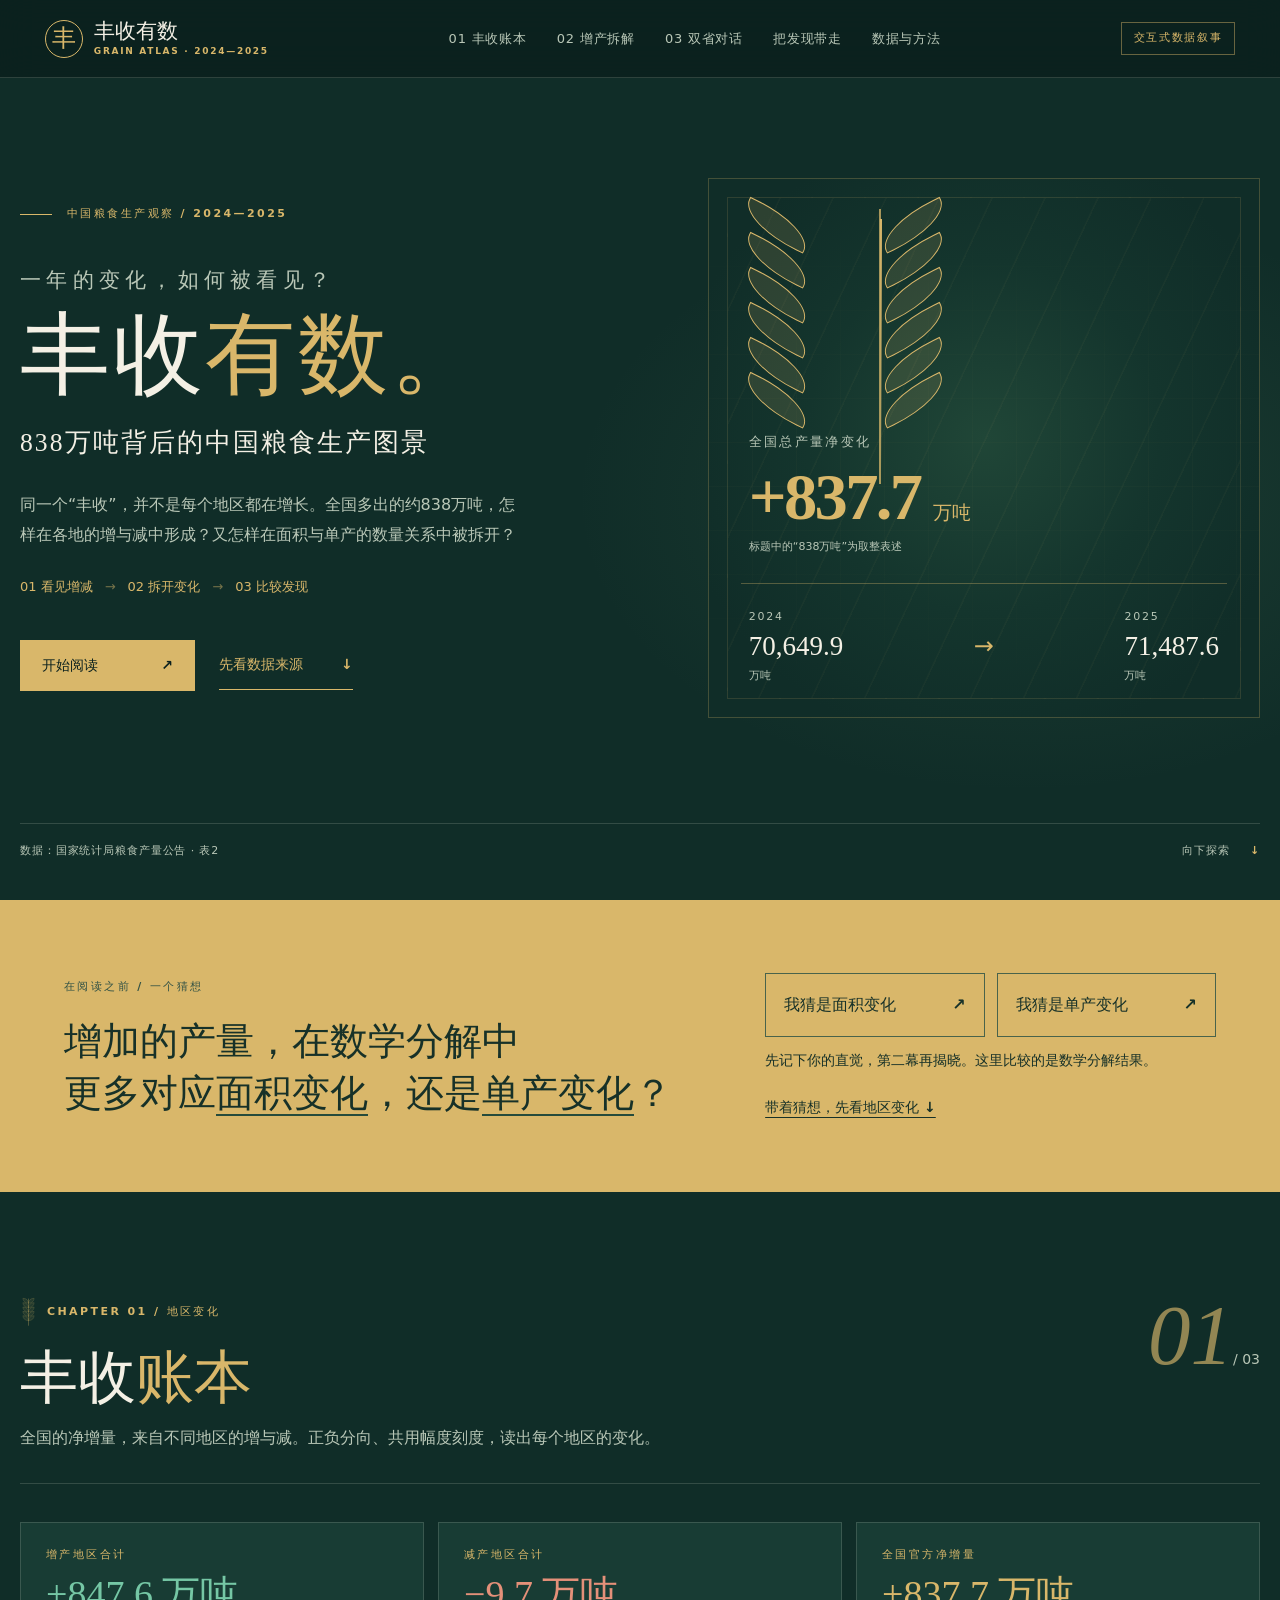
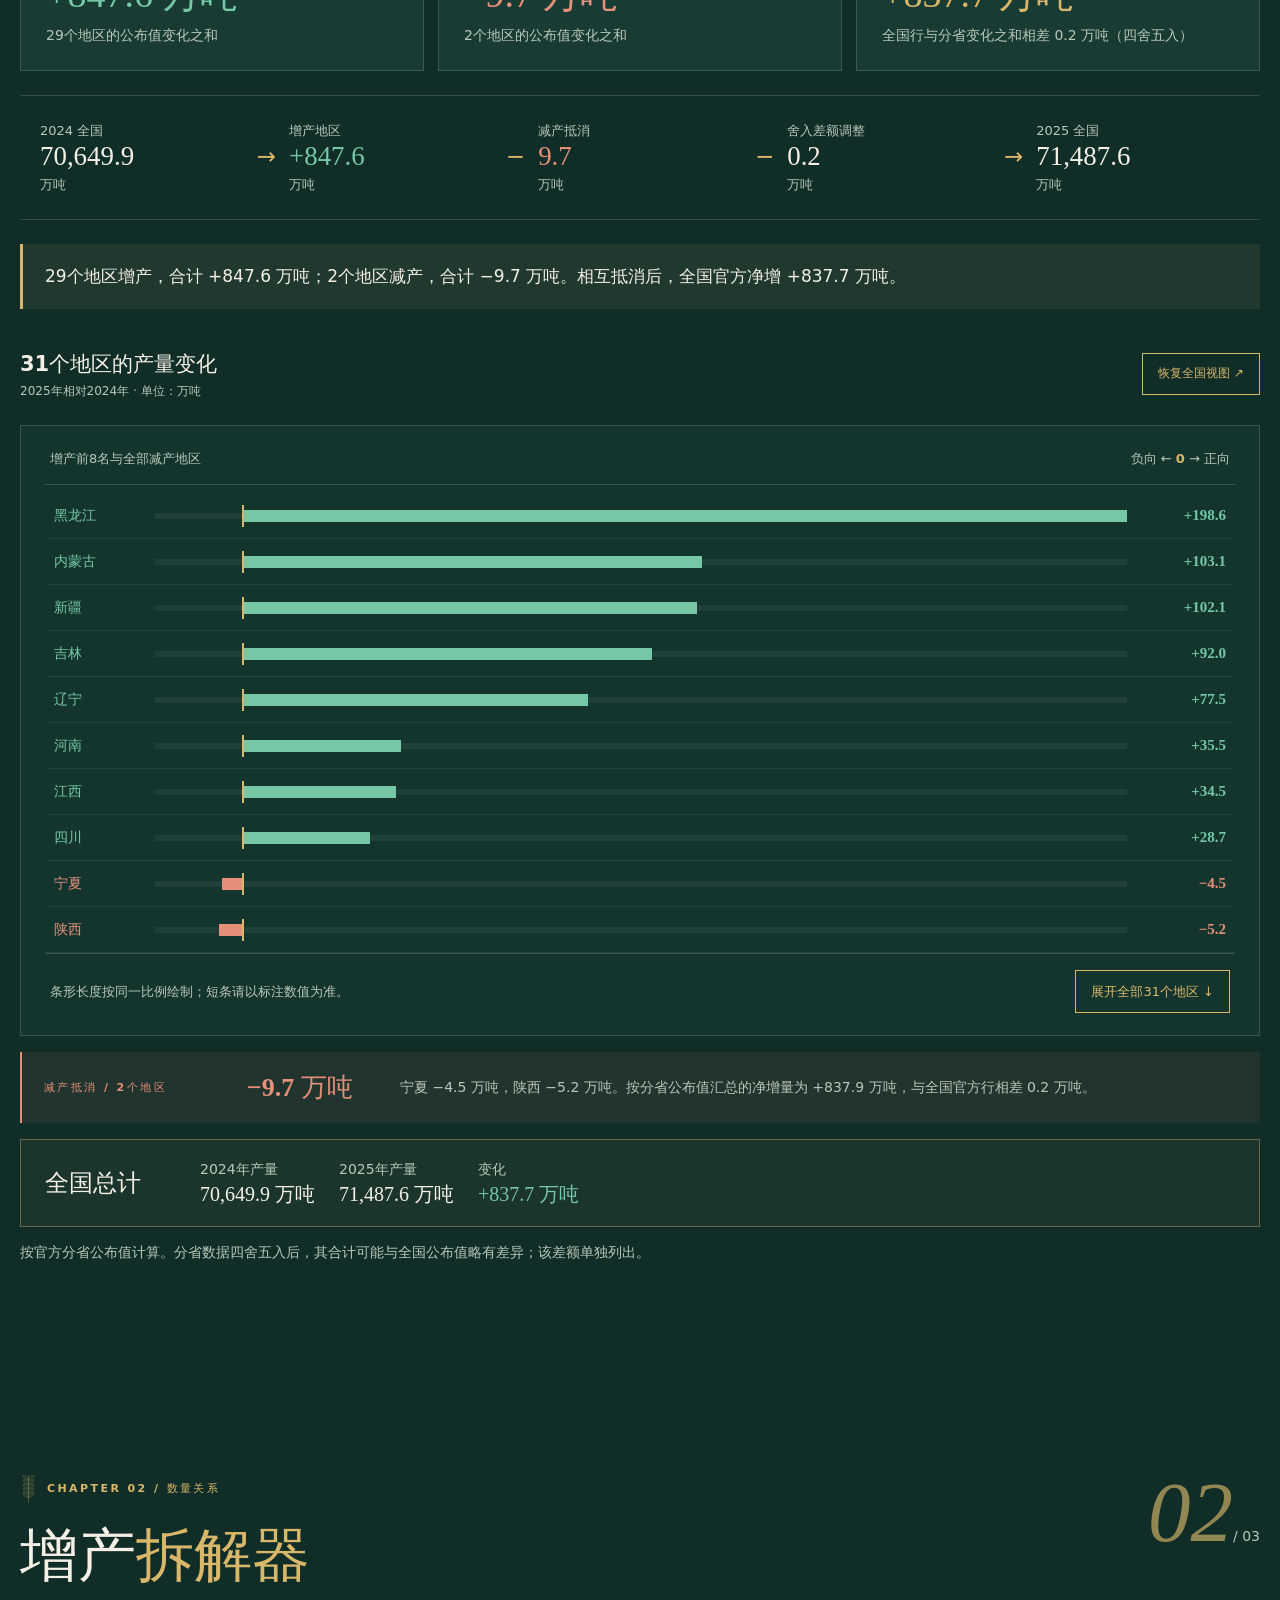
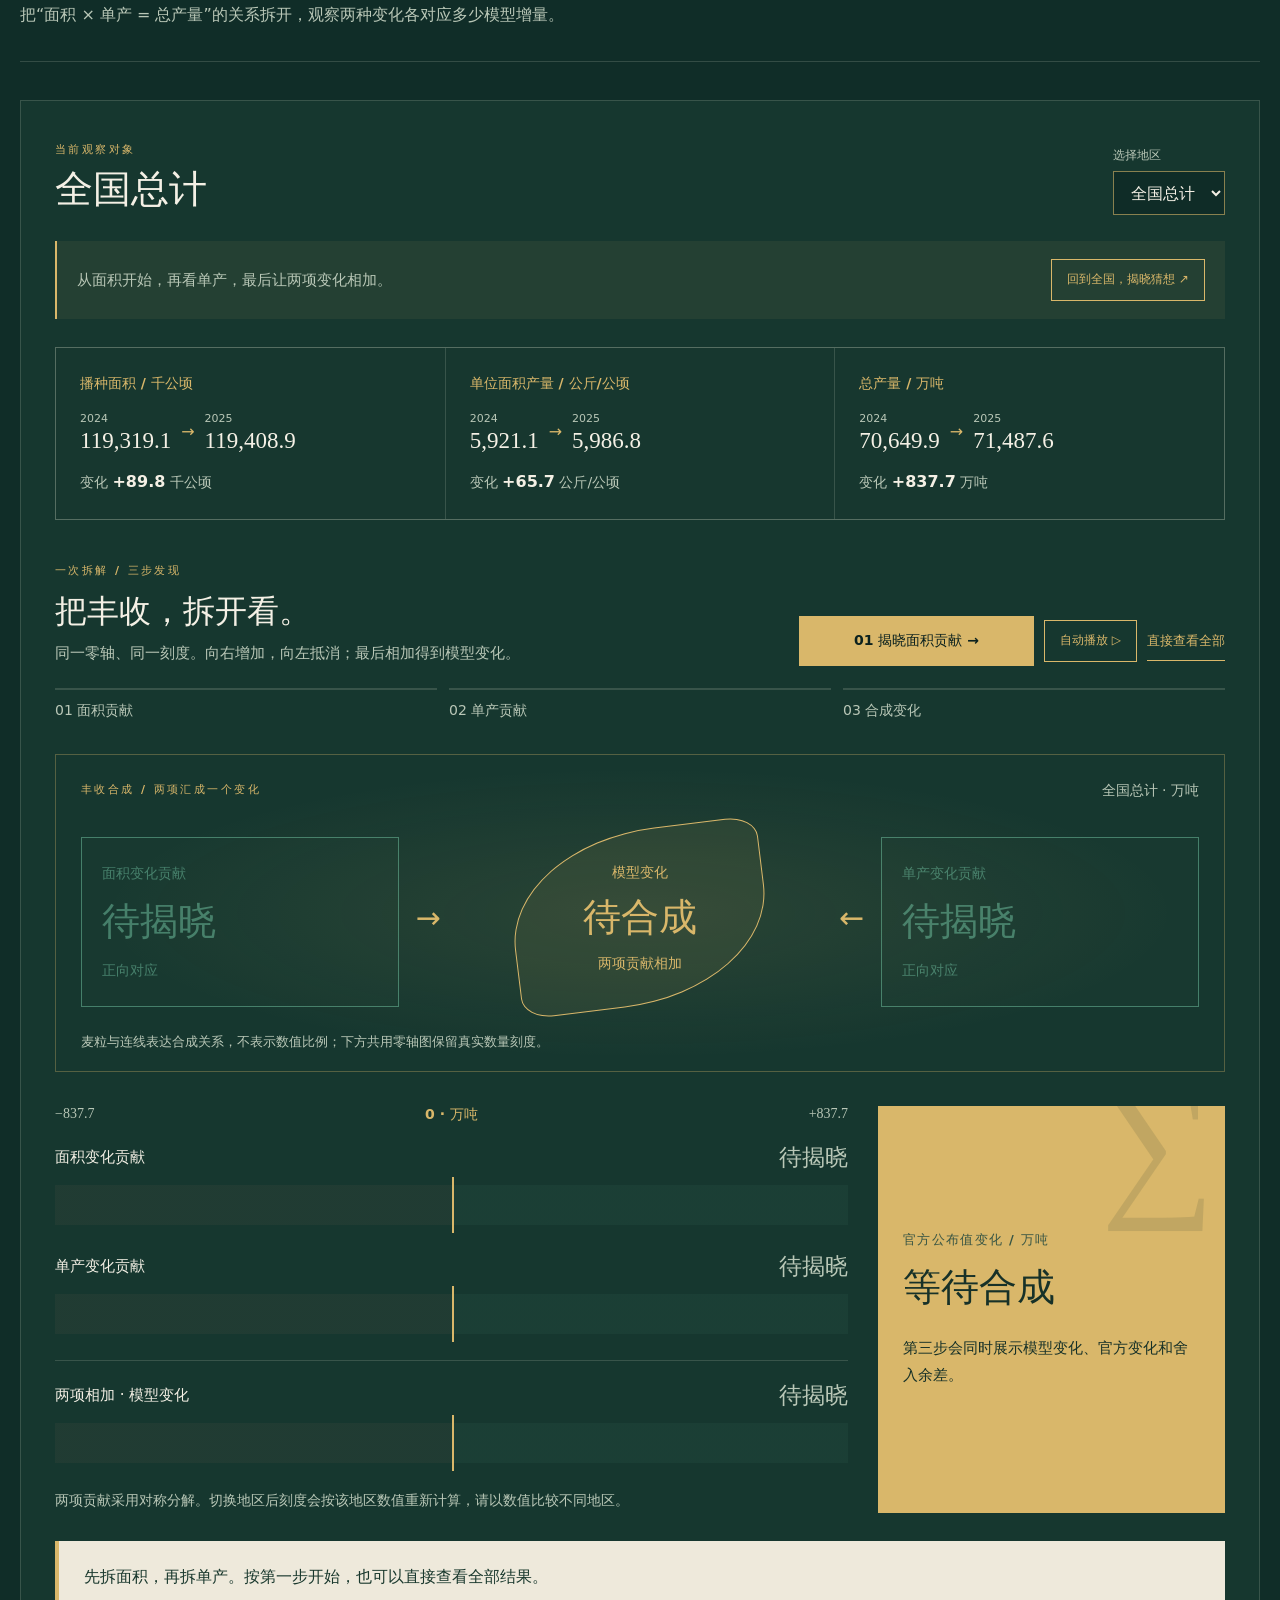
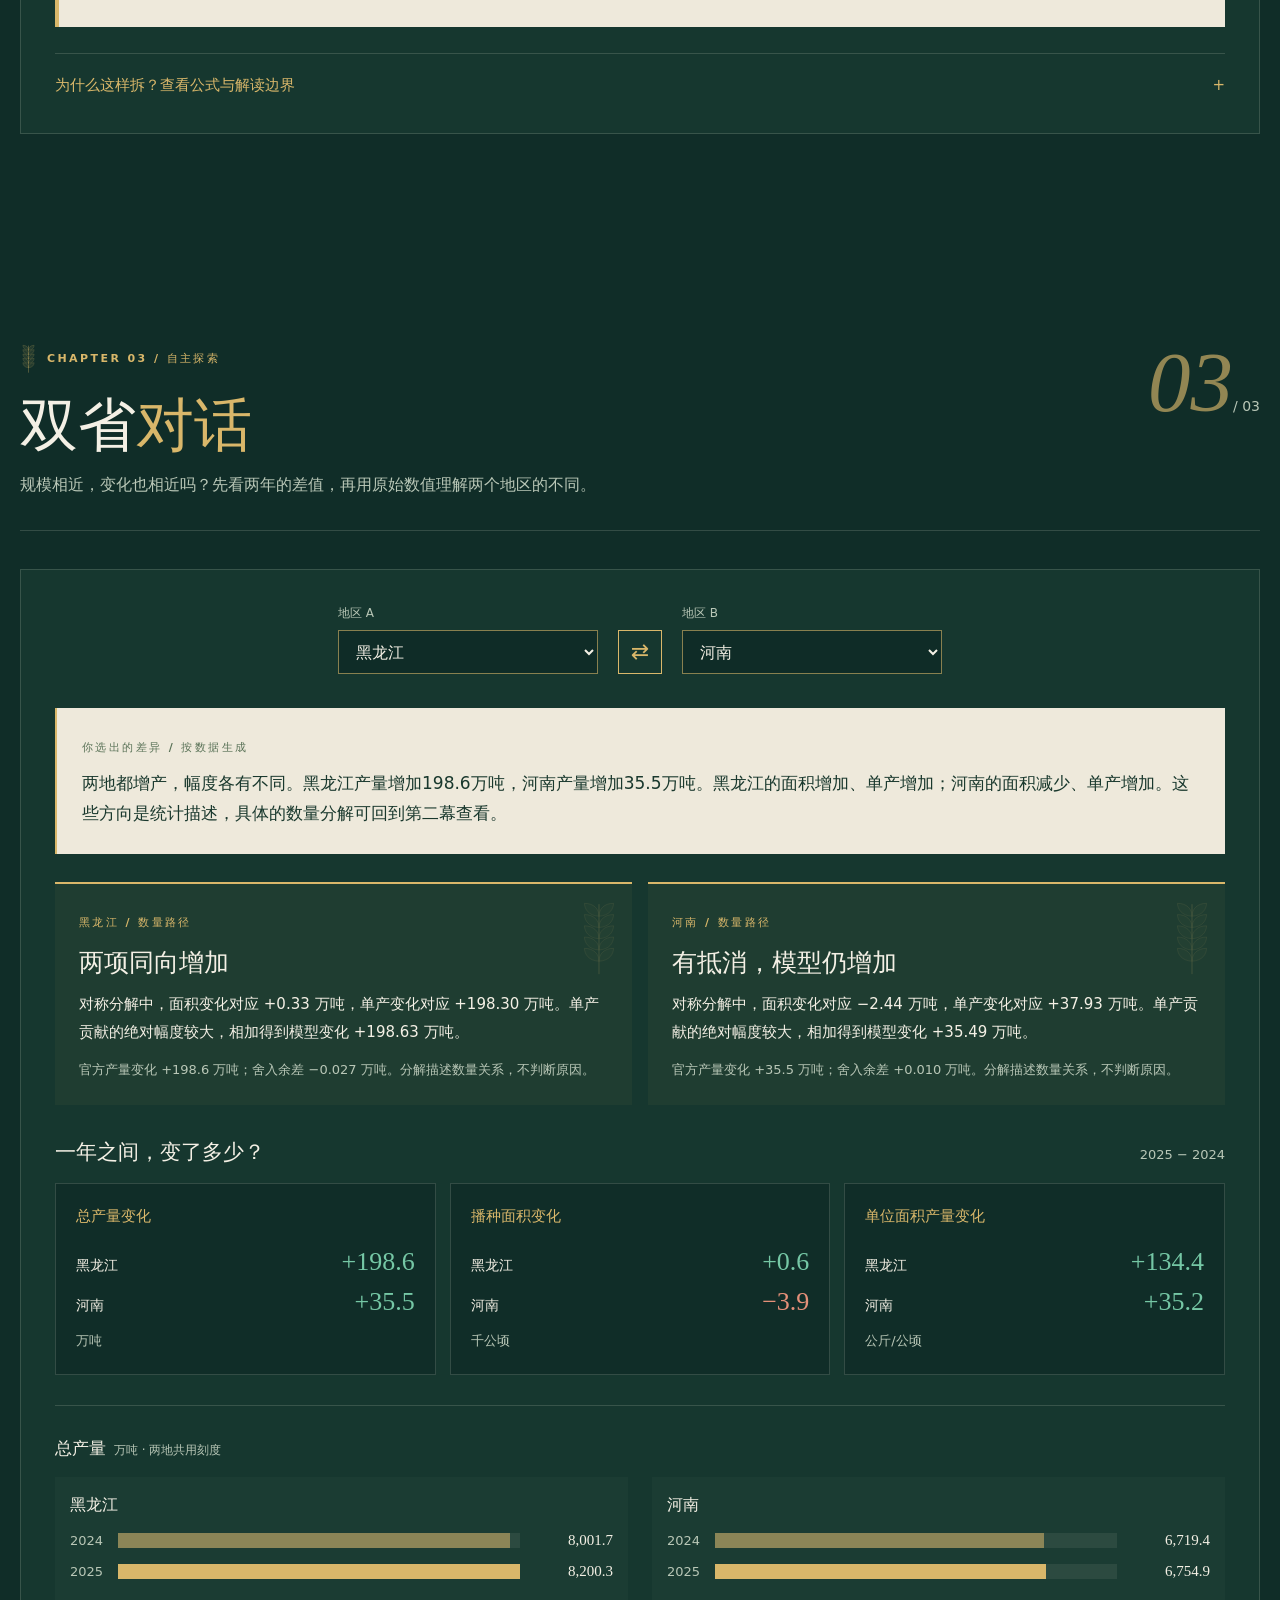
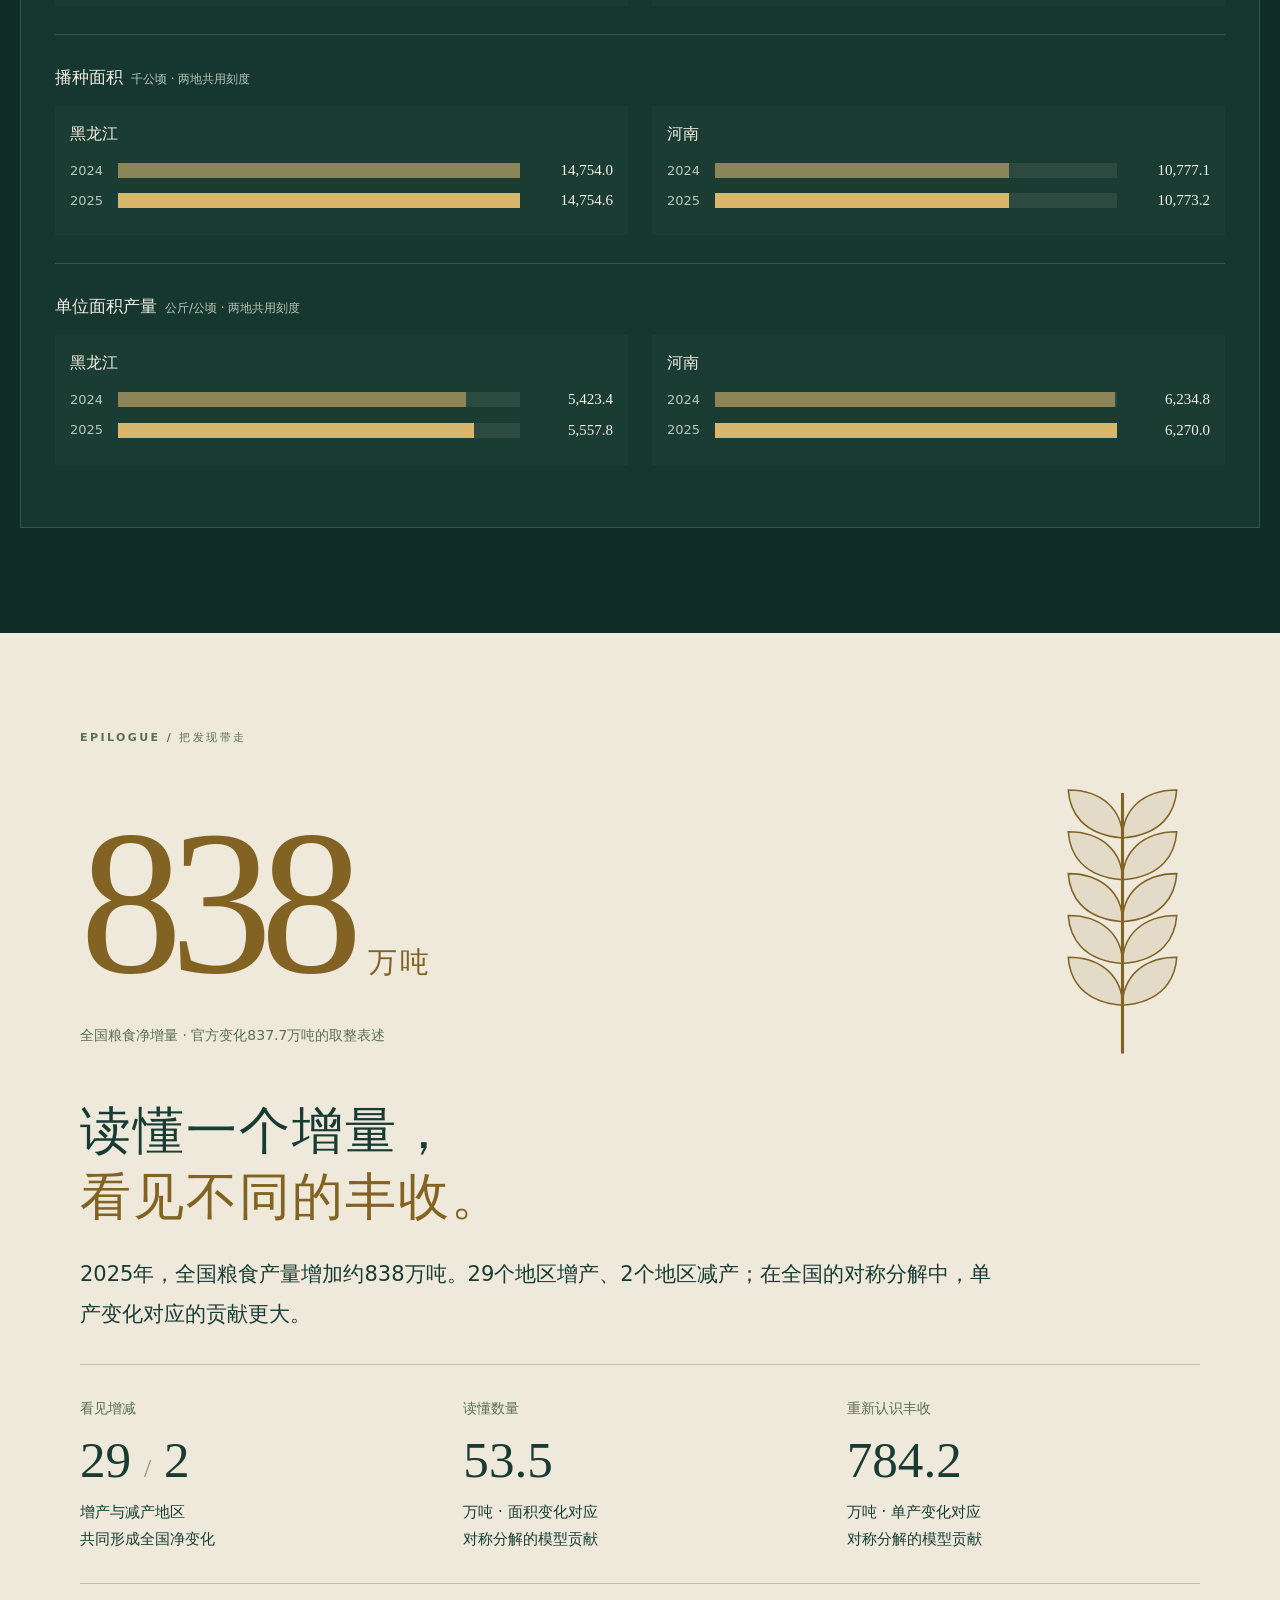
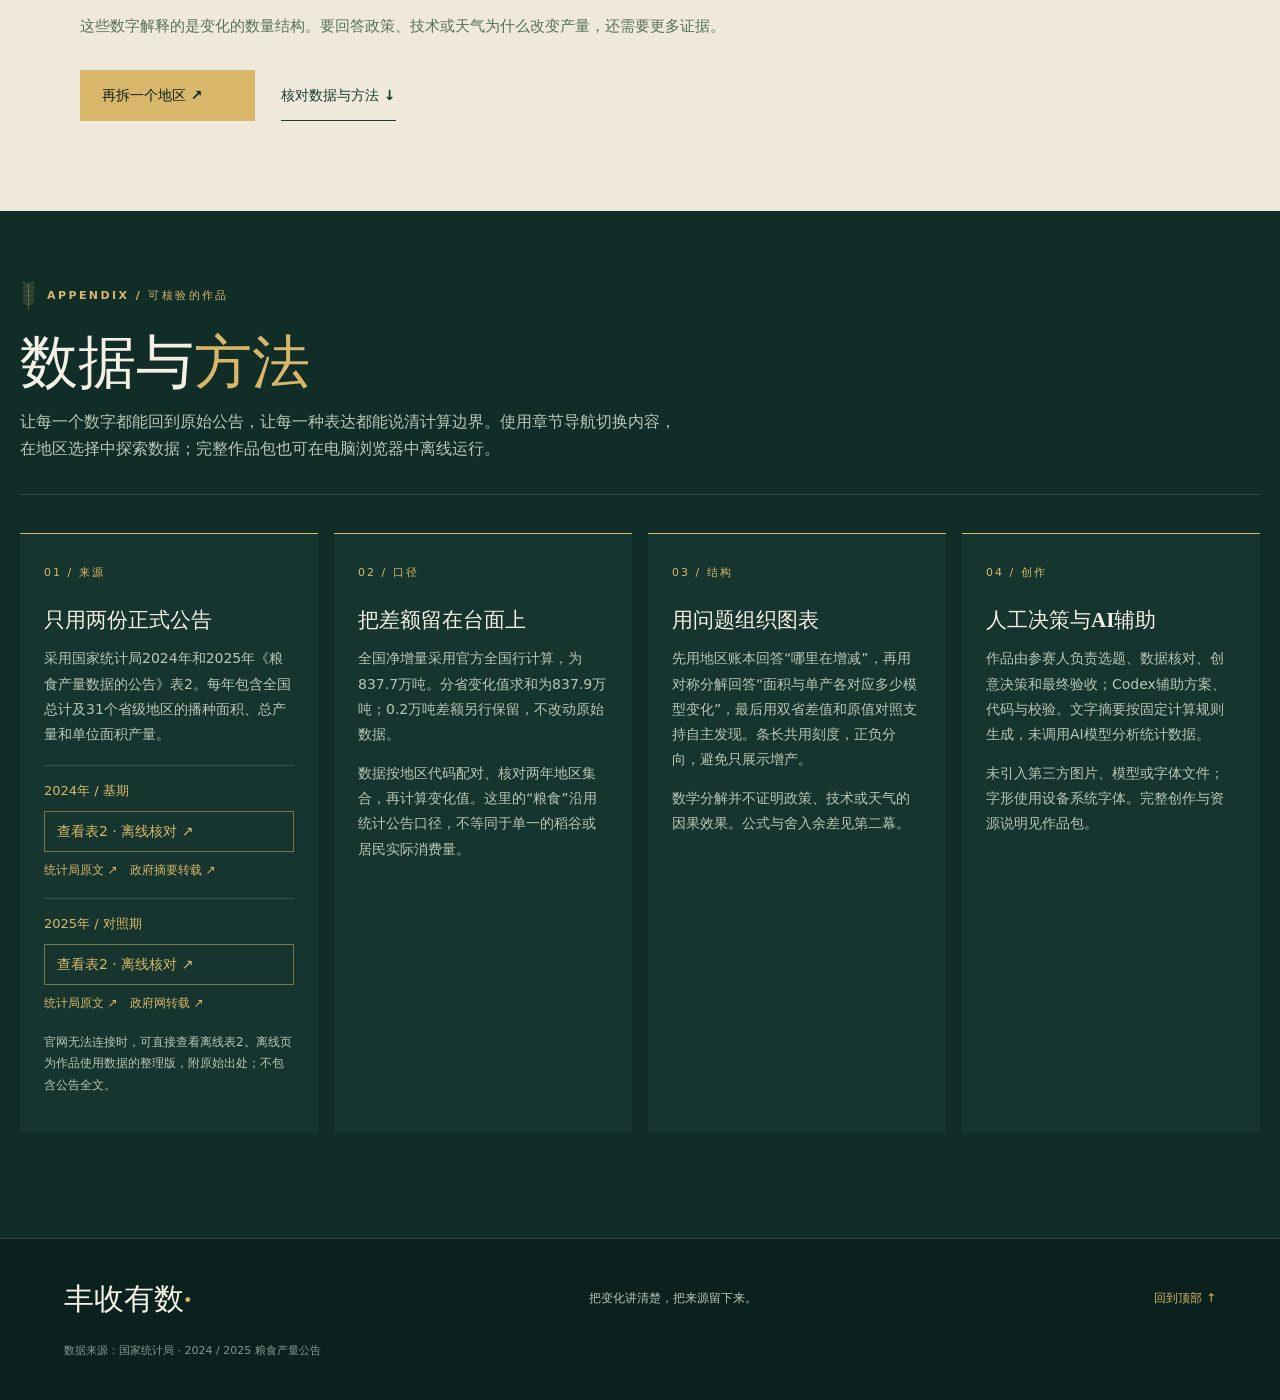
<file: index.html>
<!doctype html>
<html lang="zh-CN">
<head>
  <meta charset="utf-8">
  <meta name="viewport" content="width=device-width, initial-scale=1, viewport-fit=cover">
  <meta name="theme-color" content="#102d28">
  <meta name="description" content="《丰收有数》：2024—2025年中国粮食生产变化的交互式数据叙事。">
  <title>丰收有数｜838万吨背后的中国粮食生产图景</title>
  <link rel="stylesheet" href="./styles.css?v=20261019">
  <script defer src="./data/grain-data.js?v=20261019"></script>
  <script defer src="./calculations.js?v=20261019"></script>
  <script defer src="./app.js?v=20261019"></script>
</head>
<body>
  <a class="skip" href="#main">跳到正文</a>
  <header class="topbar">
    <a class="brand" href="#top" aria-label="丰收有数，回到开头"><span class="brand-mark">丰</span><span>丰收有数<small>GRAIN ATLAS · 2024—2025</small></span></a>
    <button class="nav-toggle" type="button" aria-expanded="false" aria-controls="chapter-nav">章节 ☰</button>
    <nav id="chapter-nav" aria-label="章节导航"><a href="#ledger">01 丰收账本</a><a href="#breakdown">02 增产拆解</a><a href="#compare">03 双省对话</a><a href="#ending">把发现带走</a><a href="#methods">数据与方法</a></nav>
    <span class="top-tag">交互式数据叙事</span>
  </header>
  <main id="main">
    <section class="hero" id="top" aria-labelledby="hero-title">
      <div class="hero-copy">
        <div class="eyebrow"><span class="line"></span> 中国粮食生产观察 / 2024—2025</div>
        <p class="hero-kicker">一年的变化，如何被看见？</p>
        <h1 id="hero-title">丰收<span>有数</span><em>。</em></h1>
        <p class="hero-subtitle">838万吨背后的中国粮食生产图景</p>
        <p class="hero-text">同一个“丰收”，并不是每个地区都在增长。全国多出的约838万吨，怎样在各地的增与减中形成？又怎样在面积与单产的数量关系中被拆开？</p>
        <div class="story-route" aria-label="阅读路线"><span>01 看见增减</span><i>→</i><span>02 拆开变化</span><i>→</i><span>03 比较发现</span></div>
        <div class="hero-actions"><a class="button-primary" href="#ledger">开始阅读 <span aria-hidden="true">↗</span></a><a class="button-plain" href="#methods">先看数据来源 <span aria-hidden="true">↓</span></a></div>
      </div>
      <div class="hero-graphic" aria-label="2024年与2025年全国粮食总产量比较">
        <div class="grain-art" aria-hidden="true"><i></i><i></i><i></i><i></i><i></i><i></i><i></i><i></i><i></i><i></i><i></i><i></i></div>
        <div class="hero-stat"><span class="stat-label">全国总产量净变化</span><div><strong>+837.7</strong><span>万吨</span></div><small>标题中的“838万吨”为取整表述</small></div>
        <div class="hero-years"><div><span>2024</span><strong>70,649.9</strong><small>万吨</small></div><span class="year-arrow">→</span><div><span>2025</span><strong>71,487.6</strong><small>万吨</small></div></div>
      </div>
      <div class="hero-foot"><span>数据：国家统计局粮食产量公告 · 表2</span><span>向下探索 <b aria-hidden="true">↓</b></span></div>
    </section>

    <section class="interlude" aria-labelledby="question-title">
      <div><span class="section-index">在阅读之前 / 一个猜想</span><h2 id="question-title">增加的产量，在数学分解中<br>更多对应<span>面积变化</span>，还是<span>单产变化</span>？</h2></div>
      <div class="guess"><button type="button" data-guess="area" aria-pressed="false">我猜是面积变化 <span>↗</span></button><button type="button" data-guess="yield" aria-pressed="false">我猜是单产变化 <span>↗</span></button><p id="guess-result" role="status" aria-live="polite">先记下你的直觉，第二幕再揭晓。这里比较的是数学分解结果。</p><a class="guess-continue" href="#ledger">带着猜想，先看地区变化 ↓</a></div>
    </section>

    <section class="chapter ledger-section" id="ledger" aria-labelledby="ledger-title">
      <div class="chapter-heading"><div><span class="section-index">CHAPTER 01 / 地区变化</span><h2 id="ledger-title">丰收<span>账本</span></h2><p>全国的净增量，来自不同地区的增与减。正负分向、共用幅度刻度，读出每个地区的变化。</p></div><div class="heading-number">01<span>/ 03</span></div></div>
      <div class="ledger-summary" id="ledger-summary"></div>
      <div class="harvest-flow" id="harvest-flow" aria-label="从2024年到2025年的全国粮食账目"></div>
      <p class="ledger-takeaway" id="ledger-takeaway"></p>
      <div class="ledger-toolbar"><div><h3>31个地区的产量变化</h3><p>2025年相对2024年 · 单位：万吨</p></div><button class="outline-button" type="button" id="reset-region">恢复全国视图 ↗</button></div>
      <div class="ledger-chart" aria-label="各地区粮食产量变化，共用零轴与数值刻度"><div class="ledger-chart-head"><span id="ledger-view-label">增产前8名与全部减产地区</span><span>负向 ← <b>0</b> → 正向</span></div><div id="region-list" class="region-list"></div><div class="ledger-chart-foot"><span>条形长度按同一比例绘制；短条请以标注数值为准。</span><button class="outline-button ledger-expand" type="button" id="toggle-regions" aria-expanded="false" aria-controls="region-list">展开全部31个地区 ↓</button></div></div>
      <div class="ledger-offset" id="ledger-offset"></div>
      <div class="selected-card" id="selected-region" aria-live="polite"></div>
      <p class="chapter-note">按官方分省公布值计算。分省数据四舍五入后，其合计可能与全国公布值略有差异；该差额单独列出。</p>
    </section>

    <section class="chapter breakdown-section" id="breakdown" aria-labelledby="breakdown-title">
      <div class="chapter-heading"><div><span class="section-index">CHAPTER 02 / 数量关系</span><h2 id="breakdown-title">增产<span>拆解器</span></h2><p>把“面积 × 单产 = 总产量”的关系拆开，观察两种变化各对应多少模型增量。</p></div><div class="heading-number">02<span>/ 03</span></div></div>
      <div class="panel breakdown-panel">
        <div class="panel-top"><div><span class="tiny-label">当前观察对象</span><h3 id="breakdown-region-title">全国总计</h3></div><label class="select-label" for="breakdown-region">选择地区<select id="breakdown-region"></select></label></div>
        <div class="reveal-intro"><p id="guess-feedback" aria-live="polite">从面积开始，再看单产，最后让两项变化相加。</p><button type="button" class="outline-button" id="reveal-national">回到全国，揭晓猜想 ↗</button></div>
        <div class="metric-grid" id="metric-grid"></div>
        <div class="reveal-console"><div><span class="tiny-label">一次拆解 / 三步发现</span><h4>把丰收，拆开看。</h4><p>同一零轴、同一刻度。向右增加，向左抵消；最后相加得到模型变化。</p></div><div class="reveal-controls"><button class="button-primary" type="button" id="reveal-next">01 揭晓面积贡献 →</button><button class="outline-button" type="button" id="reveal-play">自动播放 ▷</button><button class="button-plain" type="button" id="reveal-all">直接查看全部</button></div></div>
        <div class="reveal-steps" aria-label="揭晓进度"><span data-step="1">01 面积贡献</span><span data-step="2">02 单产贡献</span><span data-step="3">03 合成变化</span></div>
        <div class="harvest-composer" id="harvest-composer" aria-label="面积和单产两项贡献汇合为模型变化"></div>
        <div class="contribution-layout"><div class="contribution-side"><div class="balance-scale" id="balance-scale"></div><div id="contribution-chart"></div><p class="balance-caption">两项贡献采用对称分解。切换地区后刻度会按该地区数值重新计算，请以数值比较不同地区。</p></div><div class="equation-card"><span class="equation-symbol">∑</span><span class="tiny-label">官方公布值变化 / 万吨</span><strong id="official-change">等待合成</strong><p id="residual-note">第三步会同时展示模型变化、官方变化和舍入余差。</p></div></div>
        <div class="reveal-conclusion" id="reveal-conclusion" role="status" aria-live="polite">按“揭晓面积贡献”开始，也可以直接查看全部结果。</div>
        <details class="formula"><summary>为什么这样拆？查看公式与解读边界 <span>+</span></summary><div><p>为了回答“面积变化和单产变化在数量上分别对应多少增量”，作品将总产量写为面积与单产的乘积，采用两年平均值作对称分解，避免把计算先后顺序带来的交互项全部分配给某一个因素。</p><p>面积贡献＝（2025面积－2024面积）× 两年平均单产 ÷ 10,000；单产贡献＝（2025单产－2024单产）× 两年平均面积 ÷ 10,000。面积单位为千公顷，单产单位为公斤/公顷，贡献单位为万吨。</p><p>两项之和等于“面积×单产”计算得到的模型变化。公告中的面积、单产、总产量均已四舍五入，因此模型变化与官方公布的产量变化之间存在微小余差。“贡献”只表示数学分解，不能解释为政策、技术或天气的因果效果。</p></div></details>
      </div>
    </section>

    <section class="chapter compare-section" id="compare" aria-labelledby="compare-title"><div class="chapter-heading"><div><span class="section-index">CHAPTER 03 / 自主探索</span><h2 id="compare-title">双省<span>对话</span></h2><p>规模相近，变化也相近吗？先看两年的差值，再用原始数值理解两个地区的不同。</p></div><div class="heading-number">03<span>/ 03</span></div></div><div class="panel compare-panel"><div class="compare-pickers"><label for="compare-a">地区 A<select id="compare-a"></select></label><button id="swap-regions" class="swap" type="button" aria-label="交换两个地区">⇄</button><label for="compare-b">地区 B<select id="compare-b"></select></label></div><p id="compare-error" class="form-error" role="alert"></p><div class="compare-insight"><span class="tiny-label">你选出的差异 / 按数据生成</span><p id="compare-summary" aria-live="polite"></p></div><div id="compare-paths" class="compare-paths"></div><div id="compare-deltas"></div><div id="compare-charts"></div></div></section>

    <section class="ending-section" id="ending" aria-labelledby="ending-title"><div class="ending-inner"><span class="section-index">EPILOGUE / 把发现带走</span><div class="ending-poster"><div><div class="poster-number">838<span>万吨</span></div><p class="poster-caption">全国粮食净增量 · 官方变化837.7万吨的取整表述</p></div><div id="poster-wheat" aria-hidden="true"></div></div><h2 id="ending-title">读懂一个增量，<br><span>看见不同的丰收。</span></h2><p id="ending-summary" class="ending-summary"></p><div class="ending-findings" id="ending-findings"></div><p class="ending-boundary">这些数字解释的是变化的数量结构。要回答政策、技术或天气为什么改变产量，还需要更多证据。</p><div class="ending-actions"><a class="button-primary" href="#breakdown">再拆一个地区 ↗</a><a class="button-plain" href="#methods">核对数据与方法 ↓</a></div></div></section>

    <section class="methods-section" id="methods" aria-labelledby="methods-title"><div class="chapter-heading"><div><span class="section-index">APPENDIX / 可核验的作品</span><h2 id="methods-title">数据与<span>方法</span></h2><p>让每一个数字都能回到原始公告，让每一种表达都能说清计算边界。使用章节导航切换内容，在地区选择中探索数据；完整作品包也可在电脑浏览器中离线运行。</p></div></div><div class="method-grid"><article><span>01 / 来源</span><h3>只用两份正式公告</h3><p>采用国家统计局2024年和2025年《粮食产量数据的公告》表2。每年包含全国总计及31个省级地区的播种面积、总产量和单位面积产量。</p><div class="source-year"><strong>2024年 / 基期</strong><a class="source-local" href="./sources/2024.html" target="_blank" rel="noopener noreferrer">查看表2 · 离线核对 ↗</a><div class="source-external"><a href="https://www.stats.gov.cn/xxgk/sjfb/zxfb2020/202412/t20241213_1957744.html" target="_blank" rel="noopener noreferrer">统计局原文 ↗</a><a href="https://www.ghx.gov.cn/ghx/zfxxgk/fdzdgknr/sjfb/jjyxxx/art/2024/art_46b3cffaea5a42e5b6940e3541c91d2e.html" target="_blank" rel="noopener noreferrer">政府摘要转载 ↗</a></div></div><div class="source-year"><strong>2025年 / 对照期</strong><a class="source-local" href="./sources/2025.html" target="_blank" rel="noopener noreferrer">查看表2 · 离线核对 ↗</a><div class="source-external"><a href="https://www.stats.gov.cn/sj/zxfb/202512/t20251212_1962049.html" target="_blank" rel="noopener noreferrer">统计局原文 ↗</a><a href="https://app.www.gov.cn/govdata/gov/202512/12/541106/article.html" target="_blank" rel="noopener noreferrer">政府网转载 ↗</a></div></div><p class="source-access-note">官网无法连接时，可直接查看离线表2。离线页为作品使用数据的整理版，附原始出处；不包含公告全文。</p></article><article><span>02 / 口径</span><h3>把差额留在台面上</h3><p>全国净增量采用官方全国行计算，为837.7万吨。分省变化值求和为837.9万吨；0.2万吨差额另行保留，不改动原始数据。</p><p>数据按地区代码配对、核对两年地区集合，再计算变化值。这里的“粮食”沿用统计公告口径，不等同于单一的稻谷或居民实际消费量。</p></article><article><span>03 / 结构</span><h3>用问题组织图表</h3><p>先用地区账本回答“哪里在增减”，再用对称分解回答“面积与单产各对应多少模型变化”，最后用双省差值和原值对照支持自主发现。条长共用刻度，正负分向，避免只展示增产。</p><p>数学分解并不证明政策、技术或天气的因果效果。公式与舍入余差见第二幕。</p></article><article><span>04 / 创作</span><h3>人工决策与AI辅助</h3><p>作品由参赛人负责选题、数据核对、创意决策和最终验收；Codex辅助方案、代码与校验。文字摘要按固定计算规则生成，未调用AI模型分析统计数据。</p><p>未引入第三方图片、模型或字体文件；字形使用设备系统字体。完整创作与资源说明见作品包。</p></article></div></section>
  </main>
  <footer><div class="footer-brand">丰收有数<span>·</span></div><p>把变化讲清楚，把来源留下来。</p><a href="#top">回到顶部 ↑</a><small>数据来源：国家统计局 · 2024 / 2025 粮食产量公告</small></footer>
</body>
</html>
</file>
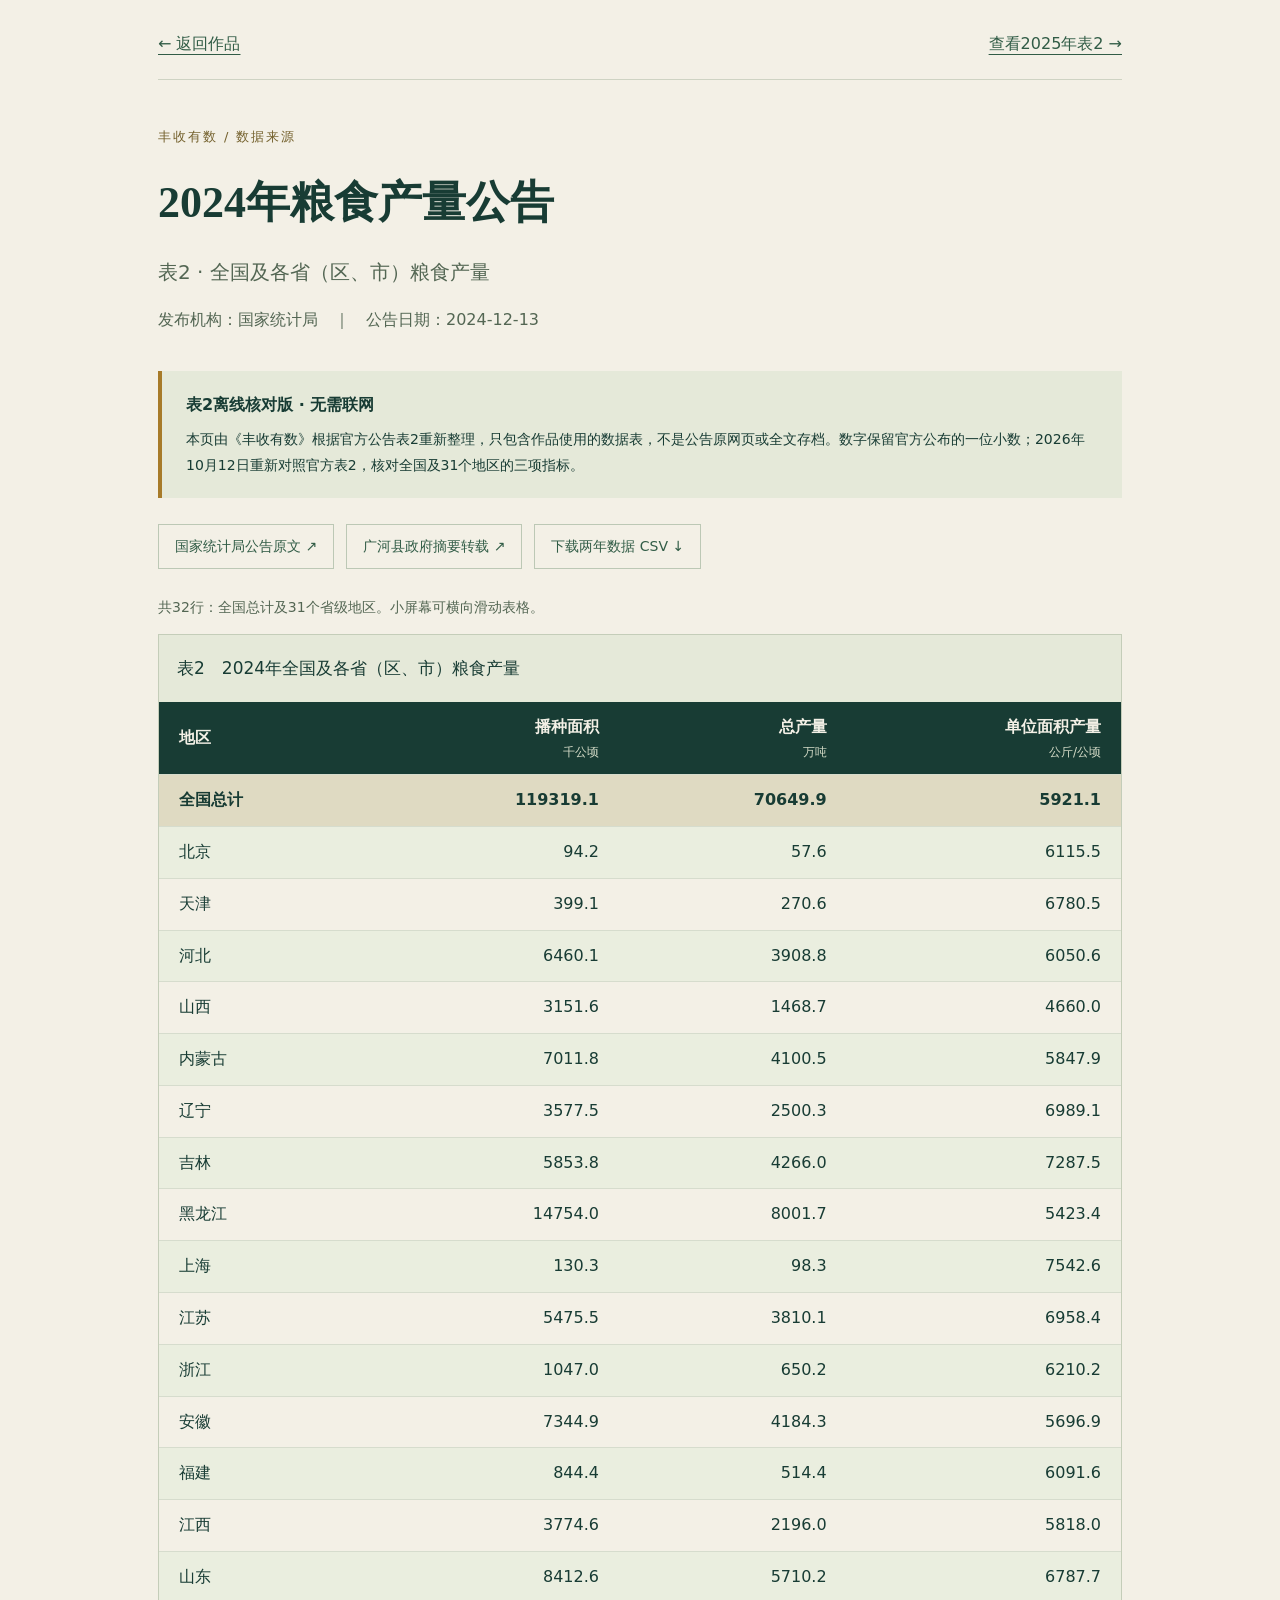
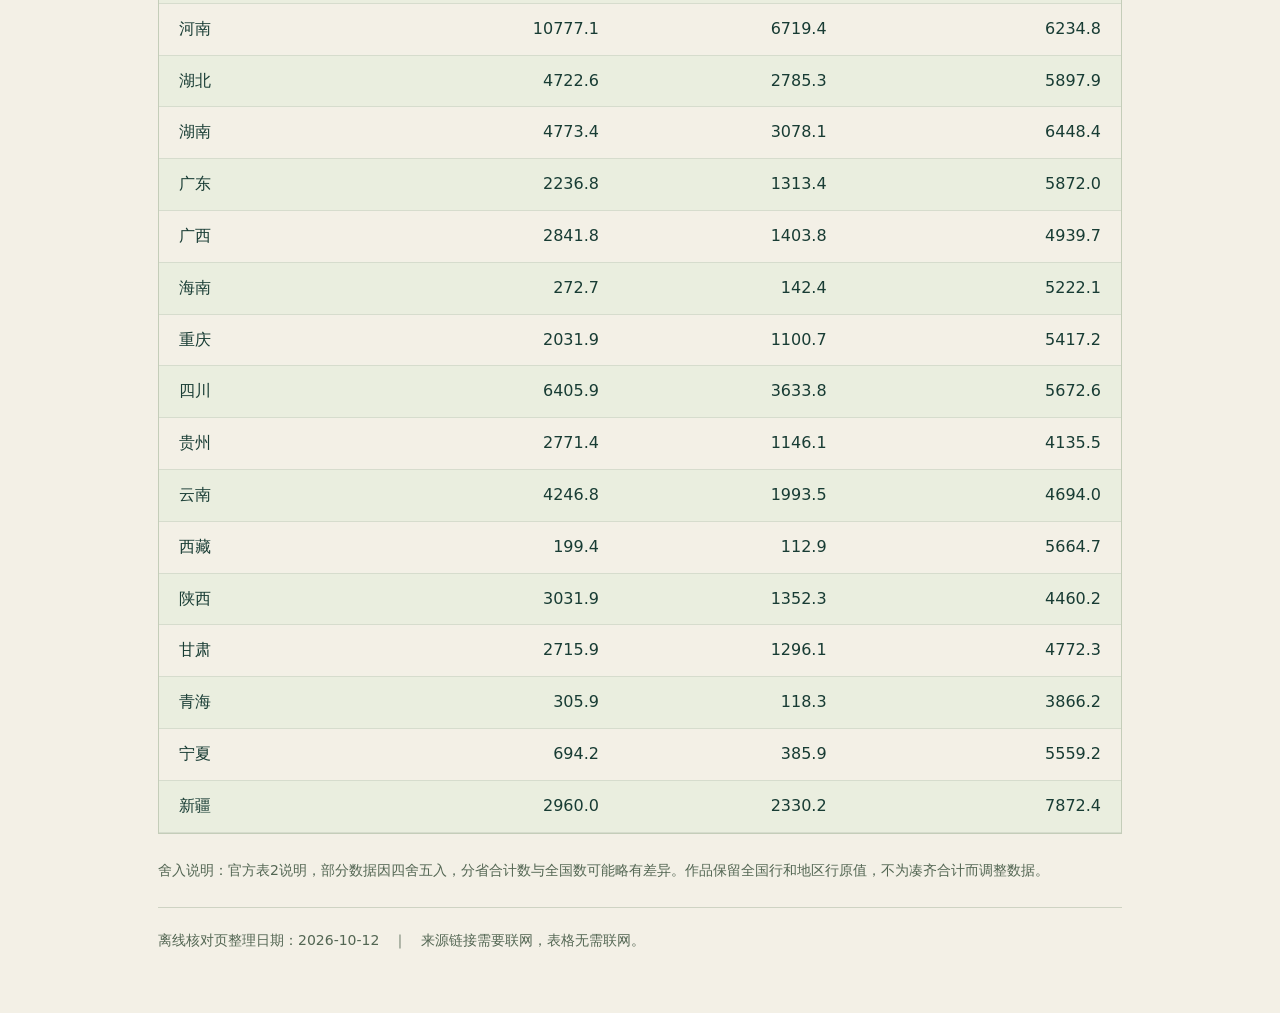
<file: sources/2024.html>
<!doctype html>
<html lang="zh-CN"><head><meta charset="utf-8"><meta name="viewport" content="width=device-width,initial-scale=1"><title>2024年粮食产量公告 · 表2离线核对版</title><link rel="stylesheet" href="./sources.css?v=20261019"></head>
<body><main><nav aria-label="来源导航"><a href="../index.html#methods">← 返回作品</a><a href="./2025.html">查看2025年表2 →</a></nav>
<header><span class="eyebrow">丰收有数 / 数据来源</span><h1>2024年粮食产量公告</h1><p class="subtitle">表2 · 全国及各省（区、市）粮食产量</p><p>发布机构：国家统计局　｜　公告日期：2024-12-13</p></header>
<aside><strong>表2离线核对版 · 无需联网</strong><p>本页由《丰收有数》根据官方公告表2重新整理，只包含作品使用的数据表，不是公告原网页或全文存档。数字保留官方公布的一位小数；2026年10月12日重新对照官方表2，核对全国及31个地区的三项指标。</p></aside>
<div class="actions"><a href="https://www.stats.gov.cn/xxgk/sjfb/zxfb2020/202412/t20241213_1957744.html" target="_blank" rel="noopener noreferrer">国家统计局公告原文 ↗</a><a href="https://www.ghx.gov.cn/ghx/zfxxgk/fdzdgknr/sjfb/jjyxxx/art/2024/art_46b3cffaea5a42e5b6940e3541c91d2e.html" target="_blank" rel="noopener noreferrer">广河县政府摘要转载 ↗</a><a href="../data/nbs-table2.csv" download>下载两年数据 CSV ↓</a></div>
<p class="table-hint">共32行：全国总计及31个省级地区。小屏幕可横向滑动表格。</p>
<div class="table-wrap" role="region" tabindex="0" aria-label="2024年表2数据，可横向滚动"><table><caption>表2　2024年全国及各省（区、市）粮食产量</caption><thead><tr><th scope="col">地区</th><th scope="col">播种面积<span>千公顷</span></th><th scope="col">总产量<span>万吨</span></th><th scope="col">单位面积产量<span>公斤/公顷</span></th></tr></thead><tbody><tr><th scope="row">全国总计</th><td>119319.1</td><td>70649.9</td><td>5921.1</td></tr>
<tr><th scope="row">北京</th><td>94.2</td><td>57.6</td><td>6115.5</td></tr>
<tr><th scope="row">天津</th><td>399.1</td><td>270.6</td><td>6780.5</td></tr>
<tr><th scope="row">河北</th><td>6460.1</td><td>3908.8</td><td>6050.6</td></tr>
<tr><th scope="row">山西</th><td>3151.6</td><td>1468.7</td><td>4660.0</td></tr>
<tr><th scope="row">内蒙古</th><td>7011.8</td><td>4100.5</td><td>5847.9</td></tr>
<tr><th scope="row">辽宁</th><td>3577.5</td><td>2500.3</td><td>6989.1</td></tr>
<tr><th scope="row">吉林</th><td>5853.8</td><td>4266.0</td><td>7287.5</td></tr>
<tr><th scope="row">黑龙江</th><td>14754.0</td><td>8001.7</td><td>5423.4</td></tr>
<tr><th scope="row">上海</th><td>130.3</td><td>98.3</td><td>7542.6</td></tr>
<tr><th scope="row">江苏</th><td>5475.5</td><td>3810.1</td><td>6958.4</td></tr>
<tr><th scope="row">浙江</th><td>1047.0</td><td>650.2</td><td>6210.2</td></tr>
<tr><th scope="row">安徽</th><td>7344.9</td><td>4184.3</td><td>5696.9</td></tr>
<tr><th scope="row">福建</th><td>844.4</td><td>514.4</td><td>6091.6</td></tr>
<tr><th scope="row">江西</th><td>3774.6</td><td>2196.0</td><td>5818.0</td></tr>
<tr><th scope="row">山东</th><td>8412.6</td><td>5710.2</td><td>6787.7</td></tr>
<tr><th scope="row">河南</th><td>10777.1</td><td>6719.4</td><td>6234.8</td></tr>
<tr><th scope="row">湖北</th><td>4722.6</td><td>2785.3</td><td>5897.9</td></tr>
<tr><th scope="row">湖南</th><td>4773.4</td><td>3078.1</td><td>6448.4</td></tr>
<tr><th scope="row">广东</th><td>2236.8</td><td>1313.4</td><td>5872.0</td></tr>
<tr><th scope="row">广西</th><td>2841.8</td><td>1403.8</td><td>4939.7</td></tr>
<tr><th scope="row">海南</th><td>272.7</td><td>142.4</td><td>5222.1</td></tr>
<tr><th scope="row">重庆</th><td>2031.9</td><td>1100.7</td><td>5417.2</td></tr>
<tr><th scope="row">四川</th><td>6405.9</td><td>3633.8</td><td>5672.6</td></tr>
<tr><th scope="row">贵州</th><td>2771.4</td><td>1146.1</td><td>4135.5</td></tr>
<tr><th scope="row">云南</th><td>4246.8</td><td>1993.5</td><td>4694.0</td></tr>
<tr><th scope="row">西藏</th><td>199.4</td><td>112.9</td><td>5664.7</td></tr>
<tr><th scope="row">陕西</th><td>3031.9</td><td>1352.3</td><td>4460.2</td></tr>
<tr><th scope="row">甘肃</th><td>2715.9</td><td>1296.1</td><td>4772.3</td></tr>
<tr><th scope="row">青海</th><td>305.9</td><td>118.3</td><td>3866.2</td></tr>
<tr><th scope="row">宁夏</th><td>694.2</td><td>385.9</td><td>5559.2</td></tr>
<tr><th scope="row">新疆</th><td>2960.0</td><td>2330.2</td><td>7872.4</td></tr></tbody></table></div>
<p class="note">舍入说明：官方表2说明，部分数据因四舍五入，分省合计数与全国数可能略有差异。作品保留全国行和地区行原值，不为凑齐合计而调整数据。</p>
<footer>离线核对页整理日期：2026-10-12　｜　来源链接需要联网，表格无需联网。</footer></main></body></html>
</file>
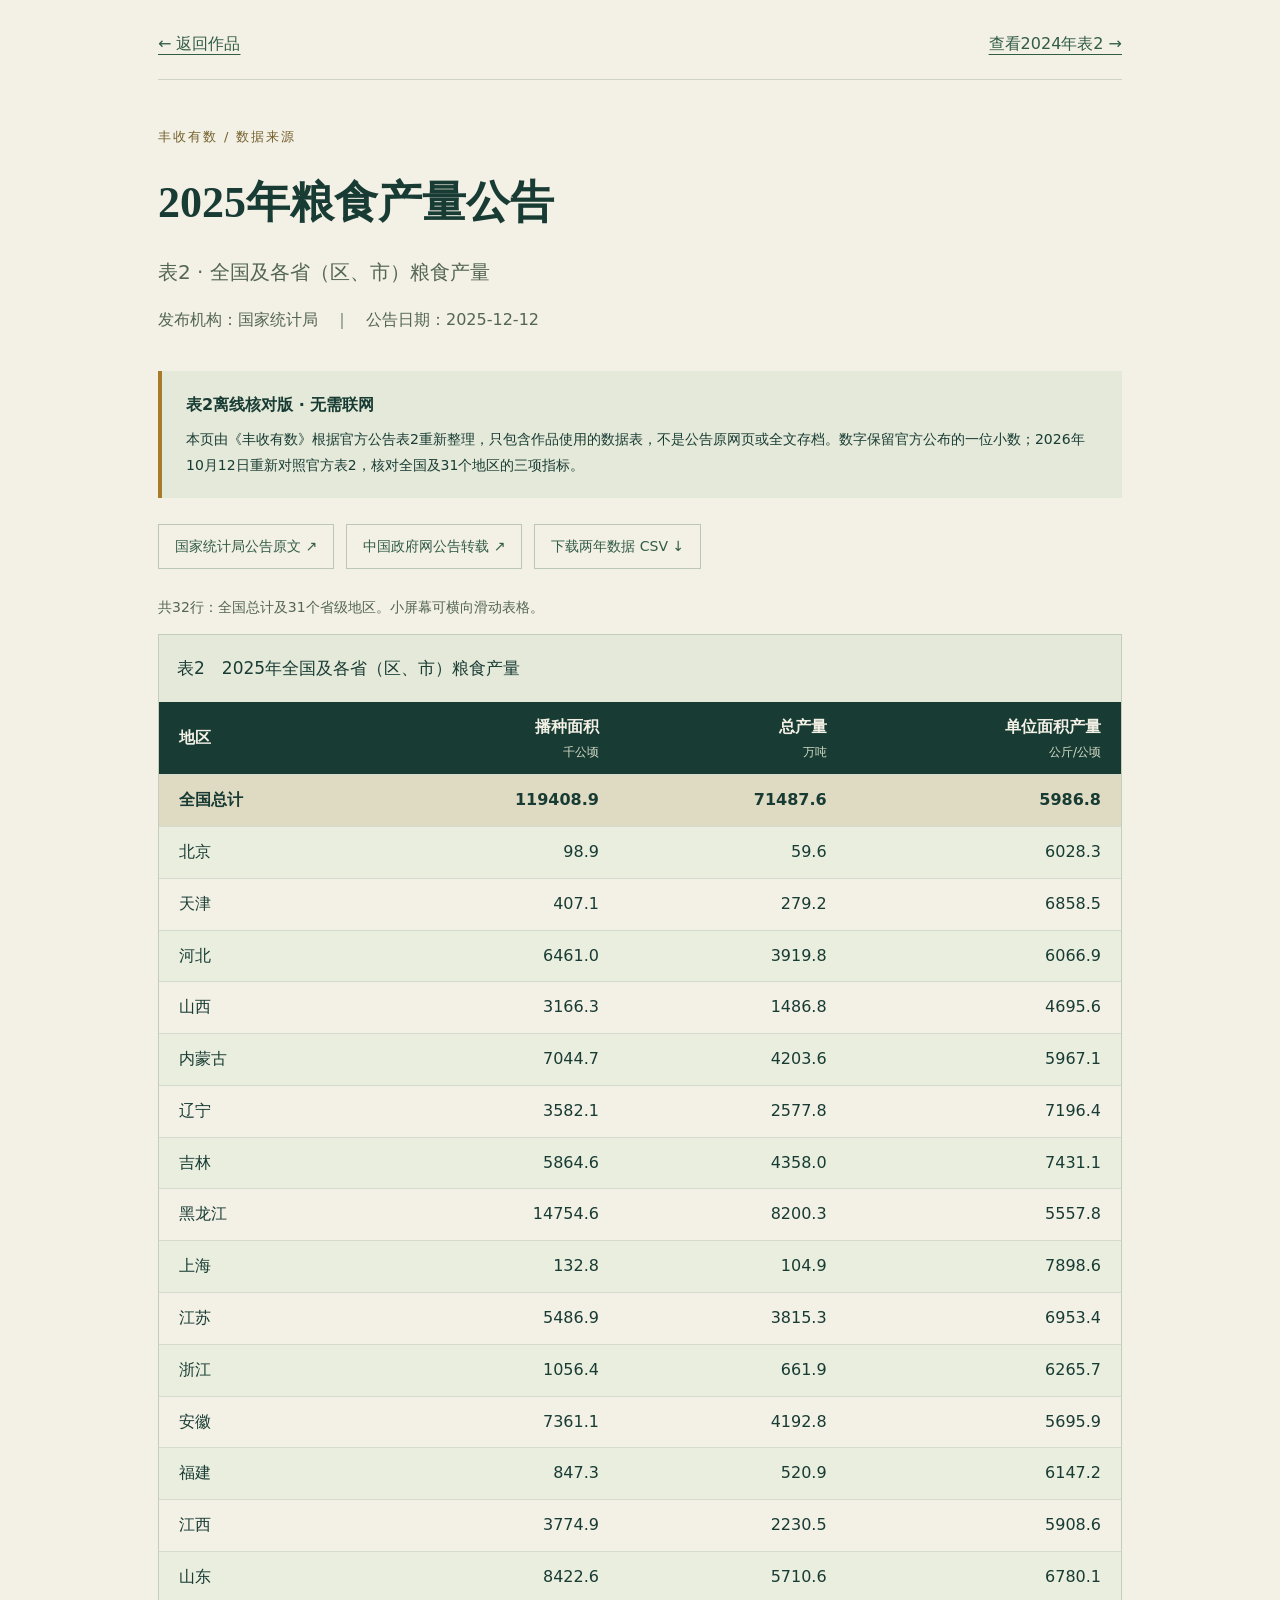
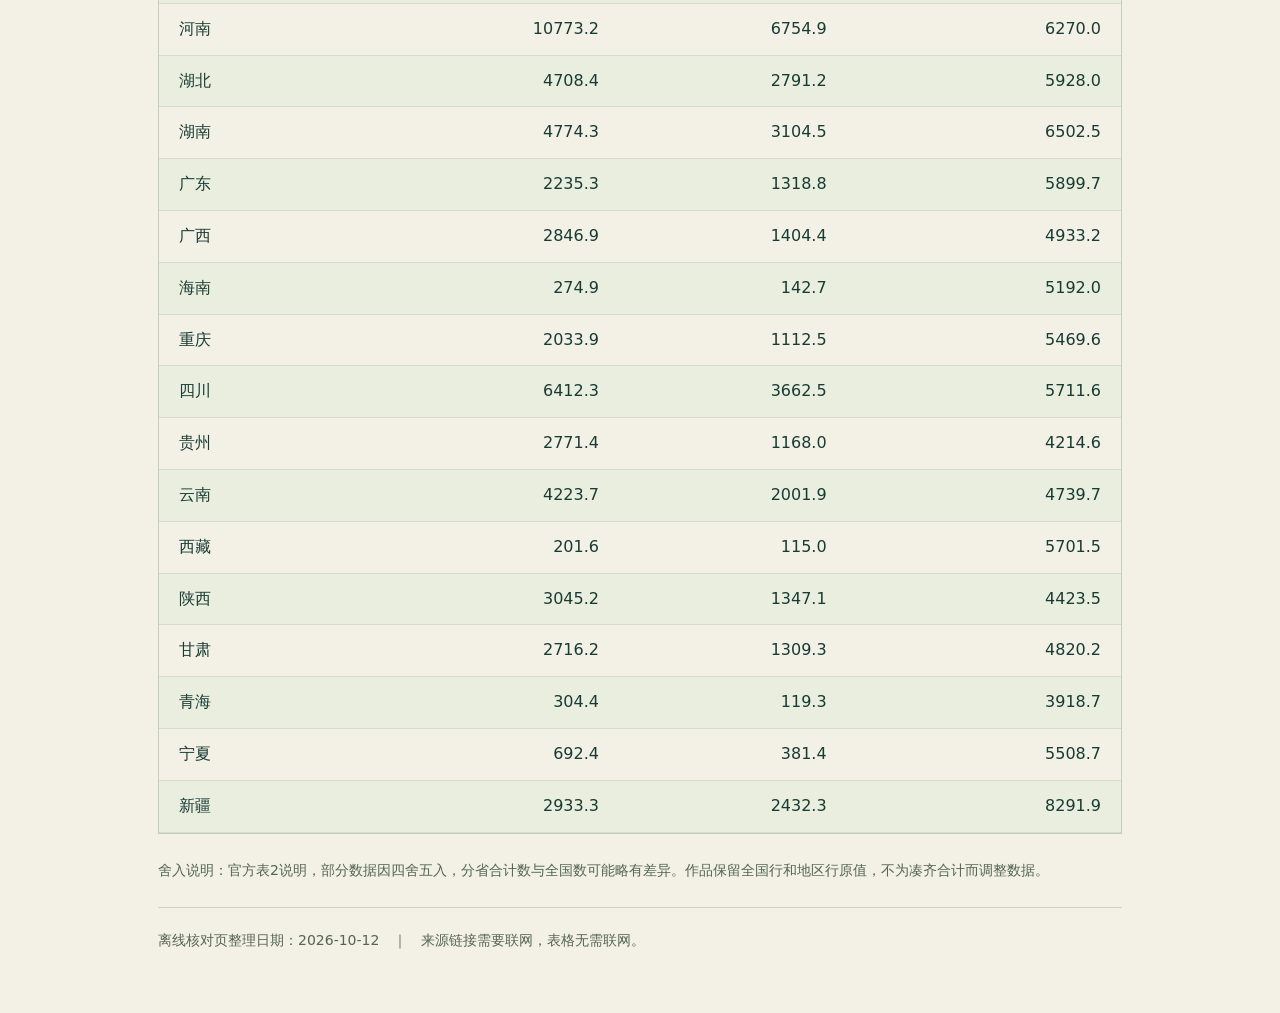
<file: sources/2025.html>
<!doctype html>
<html lang="zh-CN"><head><meta charset="utf-8"><meta name="viewport" content="width=device-width,initial-scale=1"><title>2025年粮食产量公告 · 表2离线核对版</title><link rel="stylesheet" href="./sources.css?v=20261019"></head>
<body><main><nav aria-label="来源导航"><a href="../index.html#methods">← 返回作品</a><a href="./2024.html">查看2024年表2 →</a></nav>
<header><span class="eyebrow">丰收有数 / 数据来源</span><h1>2025年粮食产量公告</h1><p class="subtitle">表2 · 全国及各省（区、市）粮食产量</p><p>发布机构：国家统计局　｜　公告日期：2025-12-12</p></header>
<aside><strong>表2离线核对版 · 无需联网</strong><p>本页由《丰收有数》根据官方公告表2重新整理，只包含作品使用的数据表，不是公告原网页或全文存档。数字保留官方公布的一位小数；2026年10月12日重新对照官方表2，核对全国及31个地区的三项指标。</p></aside>
<div class="actions"><a href="https://www.stats.gov.cn/sj/zxfb/202512/t20251212_1962049.html" target="_blank" rel="noopener noreferrer">国家统计局公告原文 ↗</a><a href="https://app.www.gov.cn/govdata/gov/202512/12/541106/article.html" target="_blank" rel="noopener noreferrer">中国政府网公告转载 ↗</a><a href="../data/nbs-table2.csv" download>下载两年数据 CSV ↓</a></div>
<p class="table-hint">共32行：全国总计及31个省级地区。小屏幕可横向滑动表格。</p>
<div class="table-wrap" role="region" tabindex="0" aria-label="2025年表2数据，可横向滚动"><table><caption>表2　2025年全国及各省（区、市）粮食产量</caption><thead><tr><th scope="col">地区</th><th scope="col">播种面积<span>千公顷</span></th><th scope="col">总产量<span>万吨</span></th><th scope="col">单位面积产量<span>公斤/公顷</span></th></tr></thead><tbody><tr><th scope="row">全国总计</th><td>119408.9</td><td>71487.6</td><td>5986.8</td></tr>
<tr><th scope="row">北京</th><td>98.9</td><td>59.6</td><td>6028.3</td></tr>
<tr><th scope="row">天津</th><td>407.1</td><td>279.2</td><td>6858.5</td></tr>
<tr><th scope="row">河北</th><td>6461.0</td><td>3919.8</td><td>6066.9</td></tr>
<tr><th scope="row">山西</th><td>3166.3</td><td>1486.8</td><td>4695.6</td></tr>
<tr><th scope="row">内蒙古</th><td>7044.7</td><td>4203.6</td><td>5967.1</td></tr>
<tr><th scope="row">辽宁</th><td>3582.1</td><td>2577.8</td><td>7196.4</td></tr>
<tr><th scope="row">吉林</th><td>5864.6</td><td>4358.0</td><td>7431.1</td></tr>
<tr><th scope="row">黑龙江</th><td>14754.6</td><td>8200.3</td><td>5557.8</td></tr>
<tr><th scope="row">上海</th><td>132.8</td><td>104.9</td><td>7898.6</td></tr>
<tr><th scope="row">江苏</th><td>5486.9</td><td>3815.3</td><td>6953.4</td></tr>
<tr><th scope="row">浙江</th><td>1056.4</td><td>661.9</td><td>6265.7</td></tr>
<tr><th scope="row">安徽</th><td>7361.1</td><td>4192.8</td><td>5695.9</td></tr>
<tr><th scope="row">福建</th><td>847.3</td><td>520.9</td><td>6147.2</td></tr>
<tr><th scope="row">江西</th><td>3774.9</td><td>2230.5</td><td>5908.6</td></tr>
<tr><th scope="row">山东</th><td>8422.6</td><td>5710.6</td><td>6780.1</td></tr>
<tr><th scope="row">河南</th><td>10773.2</td><td>6754.9</td><td>6270.0</td></tr>
<tr><th scope="row">湖北</th><td>4708.4</td><td>2791.2</td><td>5928.0</td></tr>
<tr><th scope="row">湖南</th><td>4774.3</td><td>3104.5</td><td>6502.5</td></tr>
<tr><th scope="row">广东</th><td>2235.3</td><td>1318.8</td><td>5899.7</td></tr>
<tr><th scope="row">广西</th><td>2846.9</td><td>1404.4</td><td>4933.2</td></tr>
<tr><th scope="row">海南</th><td>274.9</td><td>142.7</td><td>5192.0</td></tr>
<tr><th scope="row">重庆</th><td>2033.9</td><td>1112.5</td><td>5469.6</td></tr>
<tr><th scope="row">四川</th><td>6412.3</td><td>3662.5</td><td>5711.6</td></tr>
<tr><th scope="row">贵州</th><td>2771.4</td><td>1168.0</td><td>4214.6</td></tr>
<tr><th scope="row">云南</th><td>4223.7</td><td>2001.9</td><td>4739.7</td></tr>
<tr><th scope="row">西藏</th><td>201.6</td><td>115.0</td><td>5701.5</td></tr>
<tr><th scope="row">陕西</th><td>3045.2</td><td>1347.1</td><td>4423.5</td></tr>
<tr><th scope="row">甘肃</th><td>2716.2</td><td>1309.3</td><td>4820.2</td></tr>
<tr><th scope="row">青海</th><td>304.4</td><td>119.3</td><td>3918.7</td></tr>
<tr><th scope="row">宁夏</th><td>692.4</td><td>381.4</td><td>5508.7</td></tr>
<tr><th scope="row">新疆</th><td>2933.3</td><td>2432.3</td><td>8291.9</td></tr></tbody></table></div>
<p class="note">舍入说明：官方表2说明，部分数据因四舍五入，分省合计数与全国数可能略有差异。作品保留全国行和地区行原值，不为凑齐合计而调整数据。</p>
<footer>离线核对页整理日期：2026-10-12　｜　来源链接需要联网，表格无需联网。</footer></main></body></html>
</file>
<file: styles.css>
:root{color-scheme:dark;--bg:#102d28;--deep:#0b211e;--card:#183c34;--card2:#1e473d;--ink:#f4f0e5;--muted:#b9c7b7;--gold:#d9b76a;--positive:#75c7a5;--negative:#e49079;--line:rgba(234,236,216,.16);--content:1320px;font-family:"Noto Sans CJK SC","Microsoft YaHei","PingFang SC",system-ui,sans-serif;font-synthesis:none;scroll-behavior:smooth}*{box-sizing:border-box}body{margin:0;background:var(--bg);color:var(--ink);font-size:16px;line-height:1.65}button,select{font:inherit}button,a{-webkit-tap-highlight-color:transparent}a{color:inherit}button{cursor:pointer}a:focus-visible,button:focus-visible,select:focus-visible,summary:focus-visible{outline:2px solid var(--gold);outline-offset:4px}.skip{position:absolute;left:-9999px;top:10px;z-index:20;background:var(--ink);color:var(--deep);padding:8px}.skip:focus{left:12px}.topbar{height:78px;display:flex;align-items:center;justify-content:space-between;gap:36px;padding:0 max(3.5vw,calc((100vw - var(--content))/2));border-bottom:1px solid var(--line);background:rgba(11,33,30,.94);position:sticky;top:0;z-index:10;backdrop-filter:blur(18px)}.brand{text-decoration:none;display:flex;gap:11px;align-items:center;font-family:serif;font-size:21px;font-weight:700;white-space:nowrap;line-height:1.05}.brand small{display:block;font-family:system-ui,sans-serif;font-size:9px;letter-spacing:.19em;color:var(--gold);font-weight:600;margin-top:5px}.brand-mark{width:38px;height:38px;border:1px solid var(--gold);border-radius:50%;display:grid;place-items:center;color:var(--gold);font-size:24px}.topbar nav{display:flex;gap:30px}.topbar nav a{text-decoration:none;color:var(--muted);font-size:13px;letter-spacing:.06em;white-space:nowrap}.topbar nav a:hover,.topbar nav a:focus-visible{color:var(--gold)}.top-tag{font-size:11px;letter-spacing:.15em;color:var(--gold);border:1px solid rgba(217,183,106,.45);padding:6px 12px;white-space:nowrap}section{scroll-margin-top:82px}.hero{min-height:calc(100vh - 78px);max-width:var(--content);margin:auto;padding:80px 20px 20px;display:grid;grid-template-columns:1.06fr .94fr;gap:65px;position:relative;align-items:center}.hero:before{content:"";position:absolute;inset:10% -20% 8% 40%;background:radial-gradient(ellipse,rgba(102,158,113,.14),transparent 62%);pointer-events:none}.hero-copy,.hero-graphic{position:relative}.eyebrow,.section-index,.tiny-label{font-size:11px;letter-spacing:.22em;font-weight:700;color:var(--gold)}.eyebrow{display:flex;align-items:center;gap:15px}.eyebrow .line{width:32px;height:1px;background:var(--gold)}.hero-kicker{margin:40px 0 8px;font-size:21px;letter-spacing:.25em;color:var(--muted)}h1,h2,h3,h4,p{margin-top:0}.hero h1{font-family:"Noto Serif CJK SC","Songti SC","SimSun",serif;line-height:1.1;font-size:clamp(64px,7vw,112px);letter-spacing:.03em;margin:0;color:var(--ink);font-weight:800}.hero h1 span{color:var(--gold)}.hero h1 em{font-style:normal;color:var(--gold)}.hero-subtitle{font-size:clamp(21px,2vw,29px);font-family:serif;margin:18px 0 25px;letter-spacing:.08em}.hero-text{color:var(--muted);max-width:510px;line-height:1.9}.hero-actions{display:flex;gap:24px;align-items:center;margin-top:42px}.button-primary,.button-plain{display:inline-flex;align-items:center;justify-content:space-between;gap:38px;text-decoration:none;font-size:14px;font-weight:700}.button-primary{background:var(--gold);color:var(--deep);padding:14px 22px;min-width:175px}.button-primary:hover{background:#efd18e}.button-plain{color:var(--gold);border-bottom:1px solid var(--gold);padding:13px 0}.hero-graphic{height:540px;border:1px solid rgba(217,183,106,.25);background:radial-gradient(circle at 50% 48%,#204637 0,#14352d 45%,#102d28 80%);overflow:hidden;padding:32px;display:flex;flex-direction:column;justify-content:flex-end}.hero-graphic:before,.hero-graphic:after{content:"";position:absolute;pointer-events:none}.hero-graphic:before{inset:18px;border:1px solid rgba(217,183,106,.15)}.hero-graphic:after{inset:0;background-image:linear-gradient(90deg,transparent 98%,rgba(217,183,106,.12) 100%),linear-gradient(transparent 98%,rgba(217,183,106,.12) 100%);background-size:44px 44px;mask-image:linear-gradient(transparent,#000 55%,transparent);opacity:.5}.grain-art{position:absolute;left:50%;top:30px;width:210px;height:275px;transform:translateX(-50%);border-left:2px solid rgba(217,183,106,.75)}.grain-art:after{content:"";position:absolute;left:-1px;top:10px;width:2px;height:250px;background:linear-gradient(var(--gold),transparent)}.grain-art i{position:absolute;display:block;width:72px;height:28px;border:1.5px solid var(--gold);background:rgba(217,183,106,.14);border-radius:90% 0 90% 0;transform-origin:0 50%}.grain-art i:nth-child(odd){left:0;transform:rotate(-26deg)}.grain-art i:nth-child(even){right:100%;transform:scaleX(-1) rotate(-26deg)}.grain-art i:nth-child(1),.grain-art i:nth-child(2){top:18px}.grain-art i:nth-child(3),.grain-art i:nth-child(4){top:53px}.grain-art i:nth-child(5),.grain-art i:nth-child(6){top:88px}.grain-art i:nth-child(7),.grain-art i:nth-child(8){top:123px}.grain-art i:nth-child(9),.grain-art i:nth-child(10){top:158px}.grain-art i:nth-child(11),.grain-art i:nth-child(12){top:193px}.hero-stat,.hero-years{position:relative;z-index:1}.hero-stat{padding:0 8px 27px;border-bottom:1px solid rgba(217,183,106,.34)}.stat-label{font-size:13px;color:var(--muted);letter-spacing:.18em}.hero-stat div{display:flex;align-items:baseline;gap:13px;color:var(--gold)}.hero-stat strong{font:700 clamp(52px,5.2vw,83px)/1.25 Georgia,serif;letter-spacing:-.04em}.hero-stat div span{font-size:19px}.hero-stat small{display:block;color:var(--muted);font-size:11px}.hero-years{display:flex;align-items:center;justify-content:space-between;gap:20px;padding:24px 8px 0}.hero-years div{display:flex;flex-direction:column}.hero-years div span{font-size:11px;color:var(--muted);letter-spacing:.16em}.hero-years strong{font:500 27px/1.5 Georgia,serif}.hero-years small{font-size:11px;color:var(--muted)}.year-arrow{font-size:24px;color:var(--gold)}.hero-foot{grid-column:1/-1;display:flex;justify-content:space-between;color:var(--muted);font-size:11px;letter-spacing:.08em;border-top:1px solid var(--line);padding-top:18px}.hero-foot b{color:var(--gold);margin-left:16px}.interlude{background:#d9b76a;color:#173128;padding:72px max(5vw,calc((100vw - var(--content))/2));display:grid;grid-template-columns:1.4fr 1fr;gap:70px;align-items:center}.interlude .section-index{color:#325245}.interlude h2{font-family:serif;font-size:clamp(28px,3vw,44px);line-height:1.35;margin:18px 0 0}.interlude h2 span{border-bottom:2px solid #264b3b}.guess{display:grid;grid-template-columns:1fr 1fr;gap:12px}.guess button{border:1px solid #49634b;background:transparent;color:#173128;padding:18px;text-align:left;font-weight:700;display:flex;justify-content:space-between}.guess button:hover,.guess button.is-selected{background:#173128;color:var(--gold)}.guess p{grid-column:1/-1;margin:0;font-size:13px;min-height:2.5em}.chapter,.methods-section{max-width:var(--content);margin:0 auto;padding:105px 20px}.chapter-heading{display:flex;justify-content:space-between;align-items:flex-start;border-bottom:1px solid var(--line);padding-bottom:32px;margin-bottom:38px;gap:20px}.chapter-heading h2{font-family:serif;font-size:clamp(42px,4.5vw,66px);line-height:1.1;margin:12px 0 15px}.chapter-heading h2 span{color:var(--gold)}.chapter-heading p{max-width:660px;color:var(--muted);margin:0}.heading-number{font:italic 85px/.9 Georgia,serif;color:rgba(217,183,106,.65);white-space:nowrap}.heading-number span{font:normal 14px system-ui,sans-serif;color:var(--muted)}.ledger-summary{display:grid;grid-template-columns:repeat(3,1fr);gap:14px;margin-bottom:48px}.summary-card{background:var(--card);border:1px solid var(--line);padding:23px 25px}.summary-card .tiny-label{display:block;margin-bottom:6px}.summary-card strong{display:block;font:500 38px/1.3 Georgia,serif}.summary-card strong.positive{color:var(--positive)}.summary-card strong.negative{color:var(--negative)}.summary-card strong.gold{color:var(--gold)}.summary-card p{margin:4px 0 0;color:var(--muted);font-size:12px}.ledger-toolbar{display:flex;justify-content:space-between;align-items:center;gap:20px;margin-bottom:24px}.ledger-toolbar h3{font-size:21px;margin:0}.ledger-toolbar p{color:var(--muted);font-size:12px;margin:0}.outline-button{border:1px solid var(--gold);background:transparent;color:var(--gold);padding:10px 15px;font-size:12px}.outline-button:hover{background:rgba(217,183,106,.13)}.ledger-grid{display:grid;grid-template-columns:1fr 1fr;gap:24px}.ledger-col{background:#14352e;border:1px solid var(--line);padding:20px}.column-head{display:flex;gap:10px;align-items:center;border-bottom:1px solid var(--line);padding:0 4px 14px;font-size:15px;font-weight:700}.column-head span:last-child{margin-left:auto;font-size:12px;color:var(--muted)}.signal{width:9px;height:9px;border-radius:50%;background:var(--positive)}.negative .signal{background:var(--negative)}.region-list{display:grid;gap:5px;padding-top:14px}.region-row{border:1px solid transparent;background:transparent;color:var(--ink);width:100%;min-height:34px;display:grid;grid-template-columns:72px 1fr 73px;gap:9px;align-items:center;padding:3px 5px;text-align:left}.region-row:hover,.region-row.is-selected{background:rgba(217,183,106,.1);border-color:rgba(217,183,106,.35)}.region-name{font-size:12px}.region-track{height:10px;background:rgba(234,236,216,.07);position:relative}.region-fill{display:block;height:100%;min-width:2px;background:var(--positive)}.region-row.negative .region-fill{background:var(--negative);margin-left:auto}.region-value{text-align:right;font:600 12px Georgia,serif}.region-row.negative .region-value{color:var(--negative)}.region-row.positive .region-value{color:var(--positive)}.empty-state{color:var(--muted);padding:16px 5px;font-size:13px}.selected-card{margin-top:16px;border:1px solid rgba(217,183,106,.4);display:flex;align-items:center;gap:25px;padding:18px 24px;background:rgba(217,183,106,.06)}.selected-card h3{margin:0;font-size:24px;min-width:130px;font-family:serif}.selected-card .selected-metrics{display:flex;flex-wrap:wrap;gap:24px}.selected-card .selected-metrics span{font-size:12px;color:var(--muted)}.selected-card .selected-metrics strong{display:block;font:500 20px Georgia,serif;color:var(--ink)}.chapter-note{font-size:12px;color:var(--muted);margin:14px 0 0}.breakdown-section{background:transparent}.panel{background:#16372f;border:1px solid var(--line);padding:34px}.panel-top{display:flex;justify-content:space-between;align-items:end;gap:30px;margin-bottom:26px}.panel-top h3{font:500 38px serif;margin:3px 0 0}.select-label{display:grid;gap:5px;font-size:12px;color:var(--muted);min-width:250px}select{background:#0f2c27;border:1px solid rgba(217,183,106,.6);color:var(--ink);padding:10px 13px;min-height:44px;border-radius:0}.metric-grid{display:grid;grid-template-columns:repeat(3,1fr);gap:1px;background:var(--line);border:1px solid var(--line)}.metric-card{background:#17372f;padding:24px}.metric-card header{font-size:13px;color:var(--gold);font-weight:700;margin-bottom:15px}.metric-card .metric-years{display:flex;align-items:center;gap:10px;flex-wrap:wrap}.metric-card .metric-years div{display:grid}.metric-card .metric-years span{font-size:11px;color:var(--muted)}.metric-card .metric-years strong{font:500 23px Georgia,serif}.metric-card .metric-years b{color:var(--gold);font-weight:400}.metric-card .metric-delta{margin:15px 0 0;font-size:12px;color:var(--muted)}.metric-card .metric-delta strong{font-size:16px;color:var(--ink)}.contribution-layout{display:grid;grid-template-columns:1.5fr .72fr;gap:26px;margin:34px 0}.contribution-side h4{font-size:23px;margin:3px 0 5px}.contribution-side p{font-size:13px;color:var(--muted)}.contribution-item{margin-top:20px}.contribution-label{display:flex;justify-content:space-between;font-size:13px}.contribution-label strong{font:600 18px Georgia,serif}.contribution-track{height:24px;background:rgba(234,236,216,.08);margin-top:7px;position:relative}.contribution-fill{height:100%;display:block;min-width:2px;background:var(--positive)}.contribution-fill.is-negative{background:var(--negative);margin-left:auto}.equation-card{background:#d9b76a;color:#173128;padding:25px;display:flex;flex-direction:column;justify-content:flex-end;min-height:255px;position:relative;overflow:hidden}.equation-card .tiny-label{color:#385544}.equation-card strong{font:600 clamp(32px,3vw,51px) Georgia,serif;white-space:nowrap}.equation-card p{font-size:12px;margin:10px 0 0;line-height:1.6}.equation-symbol{position:absolute;right:10px;top:-55px;font:160px Georgia,serif;color:rgba(23,49,40,.12)}.formula{border-top:1px solid var(--line);color:var(--muted);font-size:13px}.formula summary{list-style:none;padding:17px 0 0;cursor:pointer;color:var(--gold);display:flex;justify-content:space-between}.formula summary::-webkit-details-marker{display:none}.formula[open] summary span{transform:rotate(45deg)}.formula div{padding:15px 0 0;max-width:900px}.formula p{margin-bottom:8px}.compare-pickers{display:flex;justify-content:center;align-items:end;gap:20px}.compare-pickers label{display:grid;gap:6px;width:min(260px,40%);color:var(--muted);font-size:12px}.swap{height:44px;width:44px;background:none;border:1px solid var(--gold);color:var(--gold);font-size:22px}.swap:hover{background:rgba(217,183,106,.12)}.form-error{color:var(--negative);text-align:center;font-size:12px;min-height:1.6em;margin:5px}.compare-metric{padding:28px 0;border-top:1px solid var(--line)}.compare-metric h3{font-size:17px;margin:0 0 15px}.compare-metric h3 span{color:var(--muted);font-size:12px;font-weight:400;margin-left:8px}.compare-columns{display:grid;grid-template-columns:1fr 1fr;gap:24px}.compare-column{background:rgba(234,236,216,.025);padding:15px}.compare-column h4{margin:0 0 12px;font-size:14px}.compare-barline{display:grid;grid-template-columns:38px 1fr 83px;align-items:center;gap:10px;margin:9px 0;font-size:11px;color:var(--muted)}.compare-track{height:15px;background:rgba(234,236,216,.08)}.compare-fill{display:block;height:100%;background:rgba(217,183,106,.55);min-width:2px}.compare-barline.is-current .compare-fill{background:var(--gold)}.compare-barline strong{text-align:right;color:var(--ink);font:500 13px Georgia,serif}.compare-insight{background:rgba(217,183,106,.08);padding:21px 26px;border-left:2px solid var(--gold)}.compare-insight p{font-size:15px;margin:8px 0 0}.methods-section{padding-top:70px}.method-grid{display:grid;grid-template-columns:repeat(4,1fr);gap:16px}.method-grid article{border-top:1px solid var(--gold);background:#15352e;padding:24px;min-height:285px}.method-grid article>span{font-size:11px;color:var(--gold);letter-spacing:.18em}.method-grid h3{font:600 21px serif;margin:22px 0 12px}.method-grid p{font-size:12px;color:var(--muted);line-height:1.8}.method-grid a{display:block;color:var(--gold);font-size:12px;text-decoration:none;margin-top:8px}.method-grid a:hover{text-decoration:underline}footer{border-top:1px solid var(--line);background:var(--deep);padding:40px max(5vw,calc((100vw - var(--content))/2));display:flex;align-items:center;justify-content:space-between;gap:22px;flex-wrap:wrap;color:var(--muted);font-size:12px}footer .footer-brand{font:600 30px serif;color:var(--ink)}footer .footer-brand span{color:var(--gold)}footer p{margin:0}footer a{color:var(--gold);text-decoration:none}footer small{width:100%;font-size:11px;color:#819b8d}
@media(max-width:1050px){.top-tag{display:none}.topbar{padding:0 20px}.topbar nav{gap:16px}.hero{gap:28px}.hero-graphic{height:500px}.method-grid{grid-template-columns:repeat(2,1fr)}}
@media(max-width:760px){.topbar{height:67px}.topbar nav{display:none}.hero{min-height:auto;grid-template-columns:1fr;padding:60px 20px 20px;gap:45px}.hero h1{font-size:70px}.hero-kicker{margin-top:20px}.hero-graphic{height:470px}.hero-foot{font-size:10px}.interlude{grid-template-columns:1fr;padding:60px 20px;gap:30px}.chapter,.methods-section{padding:70px 20px}.heading-number{font-size:55px}.ledger-summary,.metric-grid{grid-template-columns:1fr}.summary-card{padding:16px 20px}.ledger-grid{grid-template-columns:1fr}.ledger-toolbar{align-items:start}.selected-card{align-items:start;flex-direction:column;gap:10px}.panel{padding:20px}.contribution-layout{grid-template-columns:1fr}.equation-card{min-height:175px}.method-grid{grid-template-columns:1fr 1fr}}
@media(max-width:520px){.hero h1{font-size:60px}.hero-actions{gap:15px;flex-wrap:wrap}.hero-graphic{height:430px;padding:22px}.grain-art{transform:translateX(-50%) scale(.78);top:0}.hero-stat strong{font-size:52px}.hero-years strong{font-size:20px}.guess{grid-template-columns:1fr}.chapter-heading{align-items:end}.heading-number{font-size:45px}.ledger-toolbar{flex-direction:column}.panel-top{flex-direction:column;align-items:stretch}.select-label{min-width:0}.compare-pickers{gap:8px}.compare-pickers label{width:calc(50% - 25px)}.compare-columns{grid-template-columns:1fr;gap:10px}.method-grid{grid-template-columns:1fr}}
html,body{overflow-x:clip}
@media(max-width:760px){.hero:before{display:none}}
@media(prefers-reduced-motion:reduce){:root{scroll-behavior:auto}*,*:before,*:after{animation-duration:.01ms!important;transition-duration:.01ms!important}}

/* 第一阶段：共用零轴的地区变化图 */
.ledger-summary{margin-bottom:16px}.ledger-takeaway{margin:0 0 38px;padding:18px 22px;border-left:3px solid var(--gold);background:rgba(217,183,106,.08);font-size:17px;line-height:1.7}.ledger-chart{border:1px solid var(--line);background:#14352e;padding:20px 24px}.ledger-chart-head,.ledger-chart-foot{display:flex;justify-content:space-between;align-items:center;gap:16px;color:var(--muted);font-size:13px}.ledger-chart-head{padding:2px 5px 14px;border-bottom:1px solid var(--line)}.ledger-chart-head b{color:var(--gold);font-weight:700}.ledger-chart .region-list{gap:0;padding-top:8px}.ledger-chart .region-row{grid-template-columns:88px minmax(0,1fr) 86px;gap:13px;min-height:46px;padding:6px 8px;border-bottom:1px solid rgba(234,236,216,.07)}.ledger-chart .region-name{font-size:14px;font-weight:600}.ledger-chart .region-track{height:22px;background:transparent;overflow:visible}.ledger-chart .region-track:before{content:"";position:absolute;inset:8px 0;background:rgba(234,236,216,.06)}.region-zero{position:absolute;z-index:2;left:9%;top:0;bottom:0;border-left:2px solid var(--gold)}.ledger-chart .region-fill{position:absolute;top:5px;left:9%;height:12px;min-width:0;width:var(--bar-width);background:var(--positive);margin:0;transition:width .38s ease}.ledger-chart .region-row.negative .region-fill{left:calc(9% - var(--bar-width));background:var(--negative)}.ledger-chart .region-value{font-size:15px;font-variant-numeric:tabular-nums}.ledger-chart-foot{padding:16px 5px 2px;border-top:1px solid var(--line)}.ledger-expand{white-space:nowrap;font-size:13px}.ledger-offset{margin-top:16px;padding:18px 22px;background:rgba(228,144,121,.08);border-left:2px solid var(--negative)}.ledger-offset>div{display:grid;grid-template-columns:185px 135px 1fr;gap:18px;align-items:center}.ledger-offset .tiny-label{color:var(--negative)}.ledger-offset strong{font:600 26px Georgia,serif;color:var(--negative);white-space:nowrap}.ledger-offset p{font-size:14px;color:var(--muted);margin:0}.ledger-chart+.ledger-offset+.selected-card{margin-top:16px}
@media(max-width:760px){.ledger-takeaway{font-size:15px;margin-bottom:26px}.ledger-chart{padding:15px}.ledger-offset>div{grid-template-columns:1fr auto;gap:6px 12px}.ledger-offset p{grid-column:1/-1}.ledger-chart-head,.ledger-chart-foot{align-items:flex-start;flex-direction:column}.ledger-chart-foot{align-items:stretch}.ledger-expand{align-self:flex-start}}
@media(max-width:520px){.ledger-chart{padding:11px}.ledger-chart .region-row{grid-template-columns:56px minmax(0,1fr) 64px;gap:6px;padding:7px 3px}.ledger-chart .region-name{font-size:12px}.ledger-chart .region-value{font-size:12px}.ledger-chart-head,.ledger-chart-foot{font-size:12px}.ledger-offset{padding:15px}.ledger-offset strong{font-size:21px}}

/* 完整叙事：猜想、揭晓、对话与结尾 */
.nav-toggle{display:none}.story-route{display:flex;align-items:center;gap:12px;flex-wrap:wrap;color:var(--gold);font-size:13px;margin-top:26px}.story-route i{font-style:normal;opacity:.5}.hero-graphic:before{background:repeating-linear-gradient(115deg,transparent 0 46px,rgba(217,183,106,.04) 47px 48px);pointer-events:none}.grain-art{animation:grain-breathe 3s ease-in-out 2}.hero-stat{animation:stat-arrive .7s ease-out}.guess-continue{grid-column:1/-1;font-size:14px;font-weight:600;text-underline-offset:5px}.guess p{font-size:14px;line-height:1.7}.harvest-flow{display:flex;gap:13px;align-items:center;margin:24px 0;padding:24px 20px;border-top:1px solid var(--line);border-bottom:1px solid var(--line)}.harvest-flow>div{flex:1;min-width:0}.harvest-flow span,.harvest-flow small{display:block;font-size:13px;color:var(--muted)}.harvest-flow strong{font:500 clamp(20px,2.1vw,29px) Georgia,serif;white-space:nowrap}.positive{color:var(--positive)}.negative{color:var(--negative)}.harvest-flow>i{font-style:normal;color:var(--gold);font-size:23px}.reveal-intro{display:flex;align-items:center;justify-content:space-between;gap:22px;padding:18px 20px;border-left:2px solid var(--gold);background:rgba(217,183,106,.07);margin-bottom:28px}.reveal-intro p{margin:0;color:var(--muted);font-size:15px}.reveal-intro button{flex-shrink:0}.reveal-console{display:flex;align-items:end;justify-content:space-between;gap:28px;margin:36px 0 22px}.reveal-console h4{font:500 32px serif;margin:7px 0}.reveal-console p{margin:0;color:var(--muted);font-size:15px;max-width:540px}.reveal-controls{display:flex;gap:10px;flex-wrap:wrap;align-items:center;justify-content:flex-end;max-width:450px}.reveal-controls button{border-radius:0}.reveal-controls .button-primary{border:0;font-size:14px;min-width:235px;justify-content:center;padding:13px 18px}.reveal-controls .button-plain{background:transparent;border:0;border-bottom:1px solid var(--gold);padding:9px 0;font-size:13px}.reveal-steps{display:grid;grid-template-columns:repeat(3,1fr);gap:12px;margin-bottom:32px}.reveal-steps span{border-top:2px solid var(--line);padding-top:9px;color:var(--muted);font-size:14px;transition:color .3s,border-color .3s}.reveal-steps .is-complete{color:var(--gold);border-color:var(--gold)}.contribution-layout{grid-template-columns:minmax(0,1.6fr) minmax(250px,.7fr);gap:30px;margin:0 0 28px}.balance-scale{display:flex;justify-content:space-between;color:var(--muted);font:500 14px Georgia,serif;margin:0 0 15px}.balance-scale b{font:600 14px system-ui,sans-serif;color:var(--gold)}.balance-row{margin:18px 0 26px}.balance-label{display:flex;justify-content:space-between;align-items:center;gap:15px;font-size:15px}.balance-value{font:600 23px Georgia,serif;color:var(--muted);white-space:nowrap}.balance-track{height:40px;position:relative;margin-top:12px;background:linear-gradient(to right,rgba(228,144,121,.05) 50%,rgba(117,199,165,.05) 50%)}.balance-track i{position:absolute;left:50%;top:-8px;bottom:-8px;border-left:2px solid var(--gold);z-index:2}.balance-fill{position:absolute;left:50%;top:9px;height:22px;background:var(--positive);width:0;transition:width .45s ease,left .45s ease}.balance-row.is-negative .balance-fill{background:var(--negative)}.balance-row.is-revealed .balance-fill{width:var(--balance-width)}.balance-row.is-negative.is-revealed .balance-fill{left:calc(50% - var(--balance-width))}.balance-row.is-revealed .balance-value{color:var(--positive)}.balance-row.is-negative.is-revealed .balance-value{color:var(--negative)}.balance-row.is-total{border-top:1px solid var(--line);padding-top:19px}.balance-row.is-total .balance-fill{background:var(--gold)}.balance-row.is-total.is-revealed .balance-value{color:var(--gold)}.balance-caption{font-size:14px!important;color:var(--muted);line-height:1.7;margin-bottom:0}.equation-card{min-height:300px;justify-content:center}.equation-card strong{font-size:clamp(29px,3vw,48px);white-space:normal;overflow-wrap:anywhere;margin:12px 0}.equation-card .tiny-label{font-size:13px;letter-spacing:.1em}.equation-card p{font-size:15px;line-height:1.8}.reveal-conclusion{background:#eee9db;color:#19382d;border-left:4px solid var(--gold);padding:22px 25px;font-size:16px;line-height:1.8;margin-bottom:26px;min-height:86px}.formula{font-size:15px;line-height:1.9}.compare-insight{background:#eee9db;color:#19382d;margin:10px 0 28px;padding:25px}.compare-insight .tiny-label{color:#597257}.compare-insight p{font-size:17px;line-height:1.8}.delta-heading{display:flex;align-items:baseline;justify-content:space-between;gap:16px;margin:28px 0 14px}.delta-heading h3{font-size:21px;margin:0}.delta-heading>span{font-size:13px;color:var(--muted);white-space:nowrap}.delta-grid{display:grid;grid-template-columns:repeat(3,minmax(0,1fr));gap:14px;margin-bottom:30px}.delta-card{background:#102d28;border:1px solid var(--line);padding:20px}.delta-card h4{font-size:15px;color:var(--gold);margin:0 0 18px}.delta-card>div{display:flex;align-items:baseline;justify-content:space-between;gap:10px;margin:10px 0}.delta-card>div span{font-size:14px}.delta-card strong{font:500 26px Georgia,serif}.delta-card small{font-size:13px;color:var(--muted)}.compare-barline{font-size:13px}.compare-barline strong{font-size:15px}.compare-column h4{font-size:16px}.ending-section{background:#eee9db;color:#183c34;padding:90px 24px}.ending-inner{max-width:1120px;margin:auto}.ending-section .section-index{color:#587057}.ending-section h2{font:500 clamp(43px,5vw,74px)/1.3 serif;letter-spacing:.04em;margin:20px 0 24px}.ending-section h2 span{color:#836323}.ending-summary{font-size:clamp(18px,2vw,25px);line-height:1.9;max-width:920px}.ending-findings{display:grid;grid-template-columns:repeat(3,1fr);gap:30px;padding:30px 0;border-top:1px solid #bac2ae;border-bottom:1px solid #bac2ae;margin:30px 0}.ending-findings article>span{font-size:14px;color:#587057}.ending-findings strong{display:block;font:500 clamp(39px,4vw,62px)/1.5 Georgia,serif}.ending-findings strong i{font-size:26px;color:#8b967f;font-style:normal}.ending-findings p{font-size:15px;line-height:1.8;margin-bottom:0}.ending-boundary{font-size:15px;color:#587057;max-width:750px}.ending-actions{display:flex;gap:26px;align-items:center;flex-wrap:wrap;margin-top:32px}.ending-actions .button-plain{color:#183c34;border-color:#183c34}.method-grid p{font-size:14px}.method-grid a{font-size:14px}.summary-card p,.chapter-note{font-size:14px}.metric-card .metric-delta{font-size:14px}.metric-card header{font-size:14px}.selected-card .selected-metrics span{font-size:14px}
@keyframes grain-breathe{0%,100%{opacity:.8}50%{opacity:1}}@keyframes stat-arrive{from{opacity:0;transform:translateY(12px)}to{opacity:1;transform:translateY(0)}}
@media(max-width:1050px){.topbar nav{gap:15px}.topbar nav a{font-size:12px}.reveal-console{align-items:start;flex-direction:column}.reveal-controls{max-width:none;justify-content:flex-start}.harvest-flow{flex-wrap:wrap}.harvest-flow>div{flex:1 1 140px}}
@media(max-width:760px){.nav-toggle{display:block;background:transparent;border:1px solid var(--gold);color:var(--gold);padding:7px 12px;font-size:14px;white-space:nowrap}.topbar nav.is-open{display:flex;position:absolute;top:100%;left:0;right:0;flex-direction:column;gap:0;padding:10px 20px 20px;background:var(--deep);border-bottom:1px solid var(--gold)}.topbar nav a{padding:12px 0;font-size:15px}.contribution-layout{grid-template-columns:1fr}.reveal-intro{align-items:start;flex-direction:column}.delta-grid{grid-template-columns:1fr}.ending-findings{gap:15px}.ending-findings p{font-size:13px}.ending-section{padding:65px 20px}.harvest-flow{display:grid;grid-template-columns:1fr auto 1fr;gap:15px}.harvest-flow>i:nth-of-type(2),.harvest-flow>i:nth-of-type(4){display:none}.harvest-flow>div:last-child{grid-column:1/-1;border-top:1px solid var(--line);padding-top:14px}.harvest-flow strong{font-size:25px}.balance-label{font-size:14px}.balance-value{font-size:21px}.reveal-steps{gap:8px}.reveal-steps span{font-size:12px}.compare-insight{padding:20px}.compare-insight p{font-size:16px}.delta-heading{align-items:start;flex-direction:column;gap:5px}.balance-scale{font-size:12px}}
@media(max-width:520px){.topbar{gap:10px;padding:0 16px}.brand{font-size:19px}.reveal-controls{align-items:stretch;width:100%}.reveal-controls .button-primary{width:100%;min-width:0}.reveal-console h4{font-size:28px}.reveal-console p{font-size:14px}.balance-label{font-size:13px;gap:8px}.balance-value{font-size:18px}.ending-findings{grid-template-columns:1fr;padding:15px 0}.ending-findings article{display:grid;grid-template-columns:1fr 1fr;align-items:center;padding:15px 0;border-bottom:1px solid #ced3c4}.ending-findings article:last-child{border:0}.ending-findings strong{font-size:40px;grid-column:2;grid-row:1/3;text-align:right}.ending-findings p{font-size:14px;margin-top:5px}.reveal-conclusion{padding:18px;font-size:15px}.summary-card strong{font-size:34px}}

/* V3 精修：贯穿章节的麦穗与贡献合成 */
.chapter-heading .section-index{display:inline-flex;align-items:center;gap:10px}.chapter-heading .wheat-mark{width:17px;height:29px;flex-shrink:0}.harvest-composer{padding:24px 25px 18px;margin:0 0 34px;border:1px solid rgba(217,183,106,.32);background:radial-gradient(ellipse at 50% 50%,rgba(217,183,106,.1),transparent 65%)}.composer-caption{display:flex;justify-content:space-between;align-items:center;gap:12px;flex-wrap:wrap;color:var(--muted);font-size:14px}.composer-grid{display:grid;grid-template-columns:1fr 34px 1.15fr 34px 1fr;align-items:center;gap:12px;padding:28px 0 18px}.compose-part{border:1px solid currentColor;padding:24px 20px;background:rgba(234,236,216,.025);opacity:.5;transition:opacity .4s,transform .4s;transform:translateY(5px)}.compose-part>span,.compose-part small{display:block;font-size:14px}.compose-part strong{display:block;font:600 clamp(23px,3vw,40px)/1.5 Georgia,serif;margin:8px 0}.compose-part.is-ready{opacity:1;transform:translateY(0)}.compose-link{font-size:30px;color:var(--gold);text-align:center}.compose-net{display:grid;place-items:center}.compose-kernel{width:100%;max-width:255px;min-height:175px;border-radius:60% 12% 60% 12%;transform:rotate(-7deg);background:rgba(217,183,106,.07);border:1px solid var(--gold);padding:28px 18px;color:var(--gold);display:grid;place-items:center;transition:background .45s,color .45s,box-shadow .45s}.compose-kernel>div{transform:rotate(7deg);text-align:center}.compose-kernel span,.compose-kernel small{display:block;font-size:14px}.compose-kernel strong{display:block;font:600 clamp(27px,3vw,43px)/1.4 Georgia,serif;margin:7px 0;white-space:nowrap}.compose-net.is-ready .compose-kernel{background:var(--gold);color:var(--deep);box-shadow:0 0 45px rgba(217,183,106,.14)}.composer-note{font-size:13px;line-height:1.7;color:var(--muted);margin:8px 0 0}.compare-paths{display:grid;grid-template-columns:1fr 1fr;gap:16px;margin:0 0 30px}.path-card{position:relative;overflow:hidden;border-top:2px solid var(--gold);background:rgba(217,183,106,.045);padding:24px}.path-card>.wheat-mark{position:absolute;right:12px;top:16px;width:42px;height:75px;color:var(--gold);opacity:.22}.path-card h4{font:500 25px serif;margin:12px 0}.path-card p{font-size:15px;line-height:1.85;color:var(--ink);margin-bottom:12px}.path-card small{display:block;font-size:13px;line-height:1.7;color:var(--muted)}.ending-poster{display:flex;align-items:center;justify-content:space-between;gap:40px;margin-top:28px}.poster-number{font:500 clamp(110px,16vw,225px)/1.05 Georgia,serif;color:#836323;letter-spacing:-.06em}.poster-number>span{font:500 29px serif;letter-spacing:.08em;margin-left:18px}.poster-caption{font-size:14px;color:#587057;margin:14px 0 0}.ending-poster .wheat-mark{width:155px;height:280px;color:#836323}.ending-section h2{font-size:clamp(35px,4vw,57px);margin-top:32px}.ending-summary{font-size:21px}
@media(max-width:760px){.composer-grid{grid-template-columns:1fr 1fr;gap:16px;padding-top:22px}.compose-part:first-child{grid-column:1;grid-row:1}.compose-part:last-child{grid-column:2;grid-row:1}.compose-link{display:none}.compose-net{grid-column:1/-1;grid-row:2}.compose-net:before{content:'两项贡献相加 ↓';color:var(--muted);font-size:14px;margin:0 0 18px}.compose-kernel{max-width:255px;min-height:150px}.compose-kernel strong{font-size:35px}.compose-part{padding:18px 13px}.compose-part>span,.compose-part small{font-size:13px}.compare-paths{grid-template-columns:1fr}.harvest-composer{padding:20px 16px}.ending-poster{gap:20px}.ending-poster .wheat-mark{width:70px;height:145px}.poster-number{font-size:clamp(83px,18vw,145px)}.poster-number>span{font-size:20px;margin-left:8px}.poster-caption{font-size:12px}.ending-summary{font-size:18px}}
@media(max-width:390px){.compose-part{padding:14px 9px}.compose-part>span{font-size:12px}.compose-part strong{font-size:23px}.composer-grid{gap:10px}.poster-number{font-size:80px}.ending-poster .wheat-mark{width:40px;height:100px}.ending-poster{gap:10px}}
.source-year{border-top:1px solid var(--line);padding-top:14px;margin-top:18px}
.source-year>strong{display:block;color:var(--gold);font-size:13px;font-weight:500}
.method-grid .source-local{display:block;margin:9px 0;padding:8px 12px;border:1px solid rgba(217,183,106,.5);text-decoration:none;color:var(--gold)}
.source-external{display:flex;gap:12px;flex-wrap:wrap}
.method-grid .source-external a{font-size:12px;margin:0}
.method-grid .source-access-note{font-size:12px;color:var(--muted);margin-top:18px}

/* 手机与触屏：保留原生地区选择，避免输入聚焦时自动放大。 */
html{-webkit-text-size-adjust:100%;text-size-adjust:100%}
select{width:100%;max-width:100%;min-width:0;font-size:16px;line-height:1.4;color-scheme:dark;appearance:auto;-webkit-appearance:menulist}
select option{background:#0f2c27;color:#f4f0e5}
button,a,select,summary{touch-action:manipulation}
.panel-top>*,.compare-pickers>*,.composer-grid>*,.compare-columns>*,.contribution-layout>*{min-width:0}
@media(pointer:coarse){
  button,select,.button-primary,.button-plain,.source-local,.source-external a{min-height:44px}
  .region-row{min-height:48px!important}
  .source-external a{display:inline-flex;align-items:center;padding:6px 0}
  .formula summary{min-height:48px}
}
@media(max-width:760px){
  .topbar{padding-left:max(16px,env(safe-area-inset-left));padding-right:max(16px,env(safe-area-inset-right))}
  .nav-toggle{min-height:44px;min-width:76px}
  .topbar nav.is-open{max-height:calc(100dvh - 67px);overflow-y:auto;overscroll-behavior:contain}
  .topbar nav a{min-height:48px;display:flex;align-items:center}
  .select-label,.compare-pickers label{font-size:14px}
  .select-label select,.compare-pickers select{min-height:48px;padding:11px 12px}
  .hero-graphic .grain-art{left:50%;top:30px;transform:scale(.6);transform-origin:0 0}
  .chapter-heading>div:first-child{min-width:0}
  .harvest-flow{display:grid;grid-template-columns:minmax(0,1fr);gap:0;padding:16px 18px}
  .harvest-flow>i{display:none}
  .harvest-flow>div,.harvest-flow>div:last-child{display:grid;grid-template-columns:minmax(0,1fr) auto;gap:0 12px;align-items:baseline;padding:13px 0;border:0;border-bottom:1px solid var(--line);grid-column:auto}
  .harvest-flow>div span{grid-column:1;grid-row:1/3}
  .harvest-flow>div strong{grid-column:2;grid-row:1;text-align:right;font-size:28px}
  .harvest-flow>div small{grid-column:2;grid-row:2;text-align:right}
  .harvest-flow>div:nth-of-type(3) strong:before,.harvest-flow>div:nth-of-type(4) strong:before{content:'−'}
  .harvest-flow>div:last-child{border-bottom:0}
  .compare-pickers{display:grid;grid-template-columns:minmax(0,1fr) 48px minmax(0,1fr);gap:8px;align-items:end}
  .compare-pickers label{width:100%}
  #swap-regions{width:48px;min-width:0;min-height:48px;padding:8px}
}
@media(max-width:520px){
  .hero{padding-top:38px;gap:30px}
  .hero h1{font-size:clamp(48px,16vw,60px)}
  .hero-subtitle{font-size:20px;letter-spacing:.03em}
  .hero-kicker{font-size:18px;letter-spacing:.16em}
  .hero-foot{gap:14px;flex-wrap:wrap}
  .hero-graphic{height:415px}
  .hero-years{gap:10px}
  .story-route{gap:8px;font-size:12px}
  .panel{padding:18px 16px}
  .ledger-chart .region-row{grid-template-columns:54px minmax(0,1fr) 63px}
  .ledger-chart .region-name,.ledger-chart .region-value{font-size:13px}
  .reveal-steps{flex-wrap:wrap}
  .compare-metric h3 span{display:block;margin:4px 0 0}
  .compare-barline{grid-template-columns:35px minmax(0,1fr) 76px;gap:7px;font-size:13px}
  .compare-barline strong{font-size:15px}
  .path-card{padding:20px}
  .method-grid article{padding:22px}
}
@media(max-width:350px){
  .brand{font-size:17px}
  .brand small{font-size:8px;letter-spacing:.1em}
  .brand-mark{width:32px;height:32px}
  .topbar{gap:8px}
  .nav-toggle{min-width:66px;padding:7px 8px}
  .chapter,.methods-section{padding-left:16px;padding-right:16px}
  .heading-number{font-size:36px}
  .chapter-heading h2{font-size:36px}
  .compare-pickers{grid-template-columns:minmax(0,1fr);gap:12px}
  #swap-regions{justify-self:center}
  .compose-part strong{font-size:21px}
}
</file>
<file: sources/sources.css>
:root{font-family:"Microsoft YaHei","PingFang SC",system-ui,sans-serif;color:#183c34;background:#f3f0e6;line-height:1.8}*{box-sizing:border-box}body{margin:0}main{max-width:1020px;margin:auto;padding:30px 28px 60px}nav{display:flex;justify-content:space-between;gap:18px;flex-wrap:wrap;border-bottom:1px solid #ced3c3;padding-bottom:20px}a{color:#315c46;text-underline-offset:5px}a:focus-visible,.table-wrap:focus-visible{outline:3px solid #a77b29;outline-offset:4px}header{padding:42px 0 20px}.eyebrow{font-size:13px;letter-spacing:.15em;color:#74612d}h1{font-family:serif;font-size:clamp(27px,5vw,44px);margin:12px 0}.subtitle{font-size:20px;margin:8px 0}header p{color:#536653}aside{background:#e5e9d9;border-left:4px solid #a77b29;padding:20px 24px}aside p{margin:8px 0 0;font-size:14px}.actions{display:flex;gap:12px;flex-wrap:wrap;margin:26px 0}.actions a{border:1px solid #bcc8b5;padding:9px 16px;text-decoration:none;font-size:14px}.actions a:hover{background:#e5e9d9}.table-hint,.note,footer{font-size:14px;color:#536653}.table-wrap{overflow-x:auto;max-width:100%;border:1px solid #c4cdb9}table{border-collapse:collapse;width:100%;min-width:580px;text-align:right;font-variant-numeric:tabular-nums}caption{font-size:17px;text-align:left;padding:18px;background:#e5e9d9}th,td{padding:11px 20px;border-bottom:1px solid #d6dccd}thead{background:#183c34;color:#f3f0e6}thead span{display:block;font-size:12px;font-weight:400;color:#d4dbc7}th:first-child{text-align:left}tbody th{font-weight:400}tbody tr:nth-child(even){background:#eaeedf}tbody tr:first-child{background:#dfdac2;font-weight:700}tbody tr:first-child th{font-weight:700}.note{margin:24px 0}footer{border-top:1px solid #ced3c3;padding-top:20px}@media(max-width:480px){main{padding:20px 16px 35px}header{padding-top:28px}.subtitle{font-size:17px}aside{padding:16px}nav{font-size:14px}.actions{gap:8px}.actions a{padding:8px 12px}}

/* 横向核对时固定地区列，便于手机阅读。 */
.table-wrap{overscroll-behavior-x:contain;-webkit-overflow-scrolling:touch}
th:first-child{position:sticky;left:0;z-index:1;background:#f3f0e6;min-width:96px;box-shadow:1px 0 0 #c4cdb9}
thead th:first-child{background:#183c34;z-index:2}
tbody tr:nth-child(even) th:first-child{background:#eaeedf}
tbody tr:first-child th:first-child{background:#dfdac2}
@media(max-width:520px){.table-wrap th,.table-wrap td{padding:11px 14px}.table-hint{line-height:1.8}.actions a{min-height:44px;display:inline-flex;align-items:center}}
</file>
